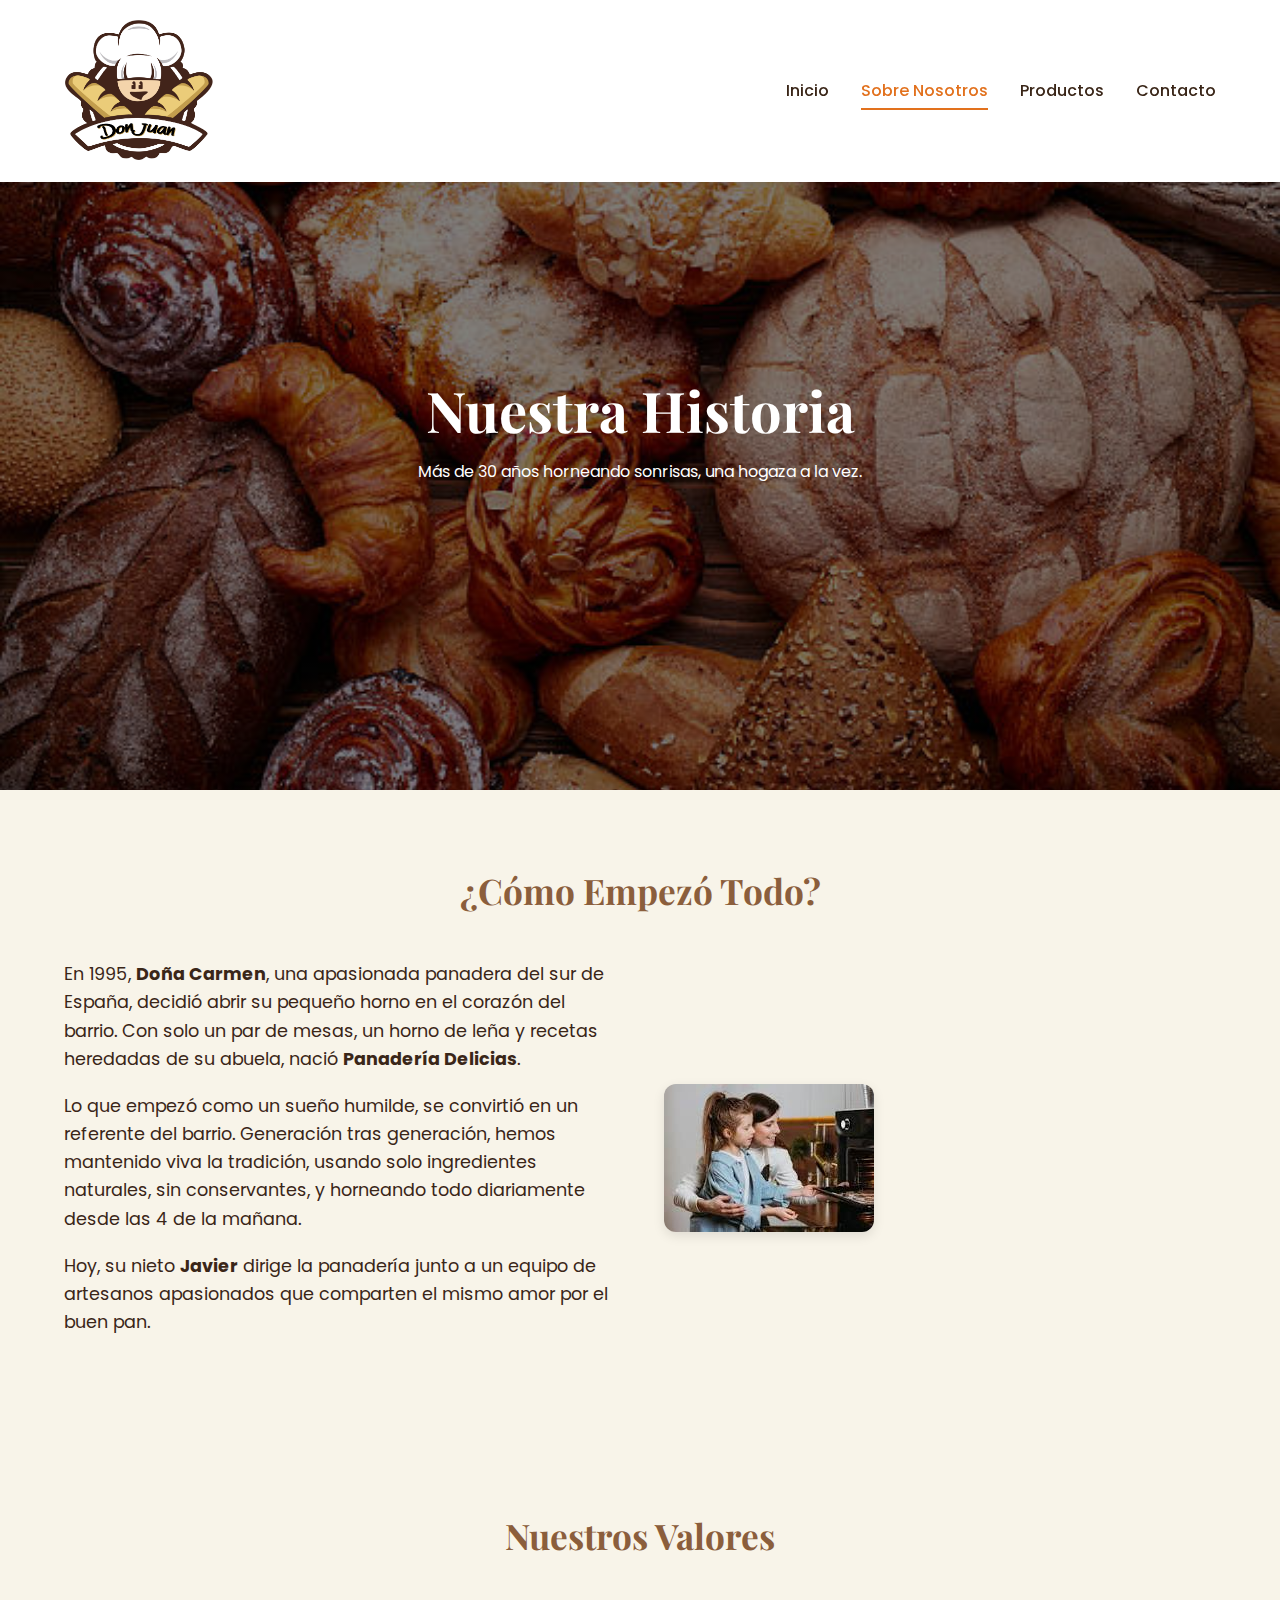
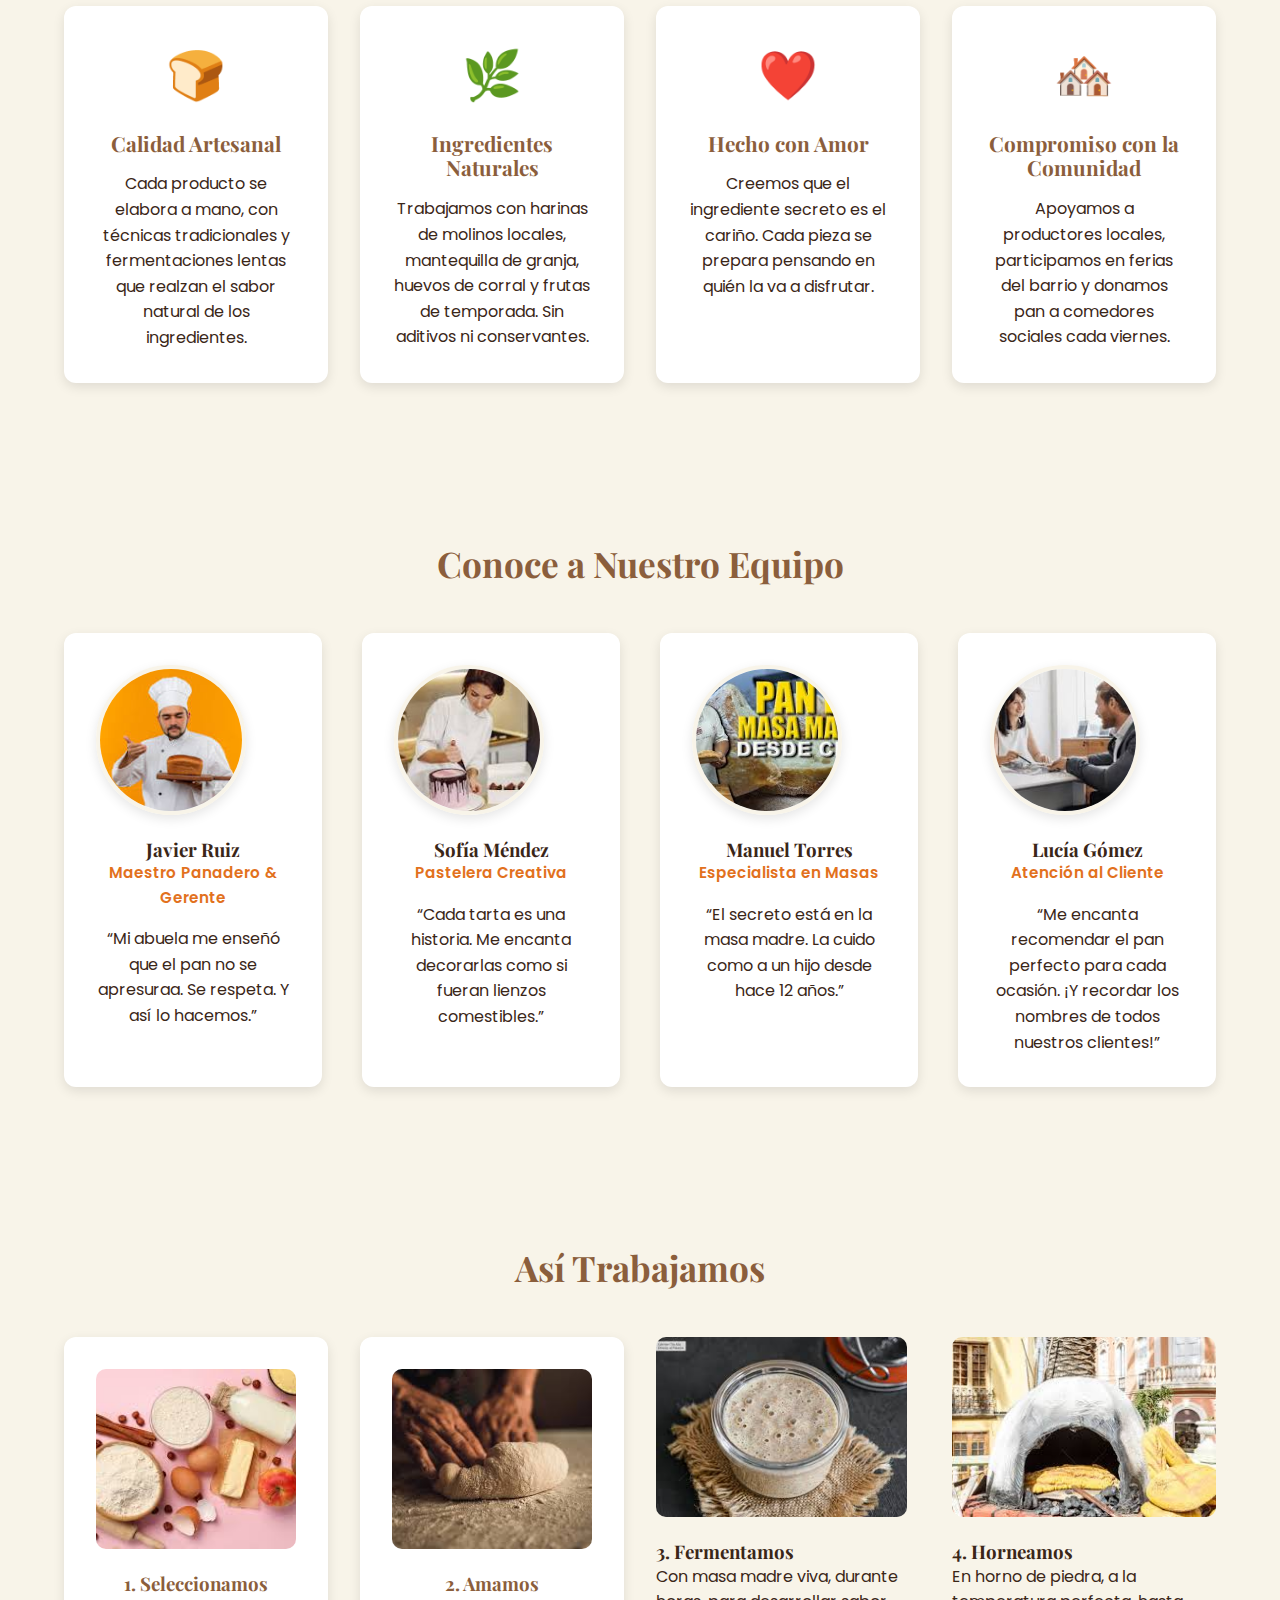
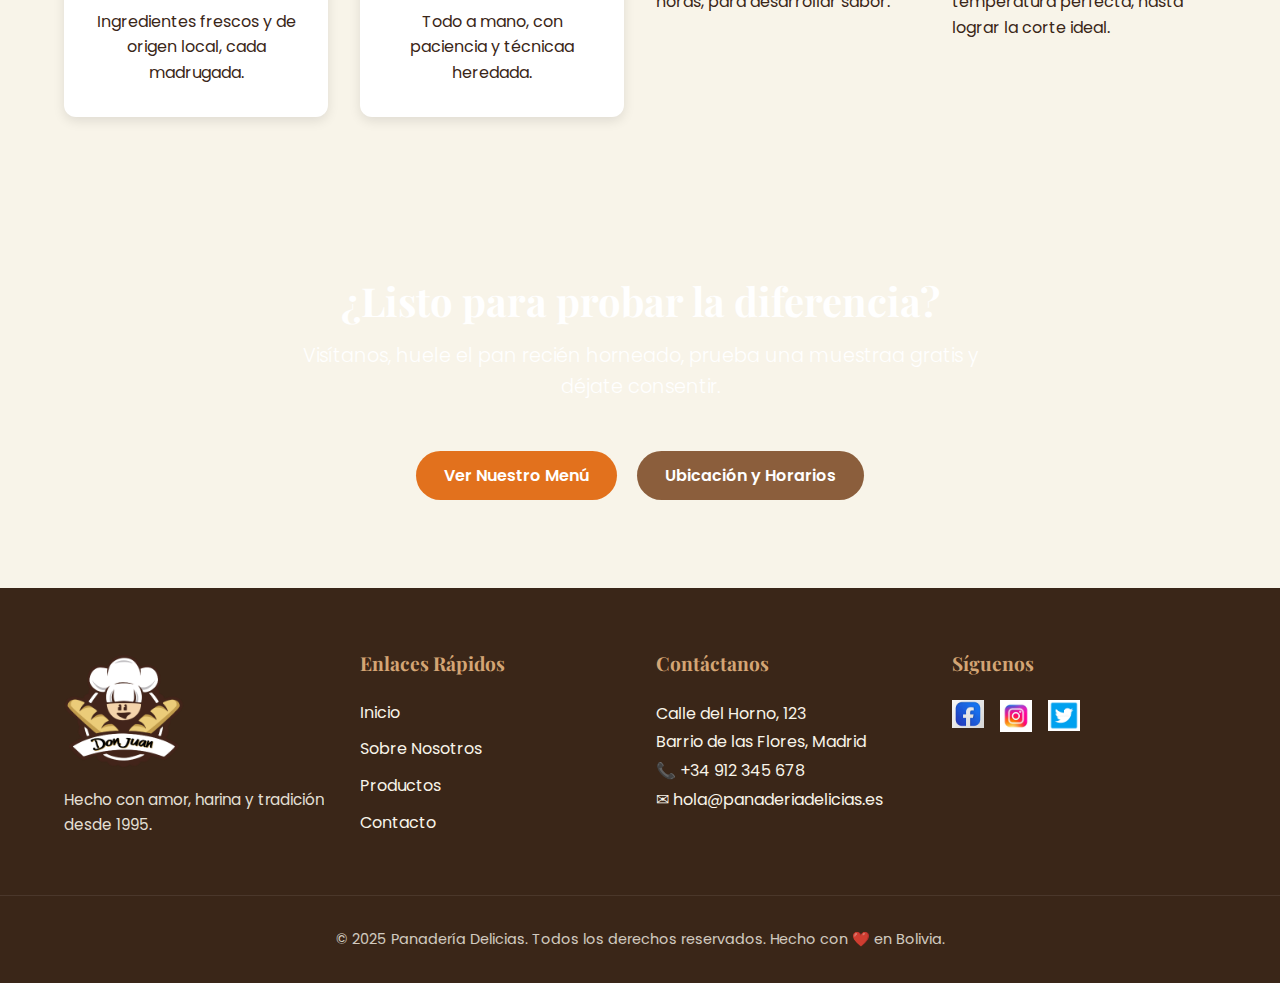
<file: about.html>
<!doctype html>
<html lang="es">
<head>
    <meta charset="UTF-8">
    <meta name="Viewport" content="width=device-width, initial-scale=1.0">
    <title>Sobre Nosotros | Panadería Delicias</title>
    <meta name="description" content="Conoce la historia, los valores y el equipo detrás de Panadería Delicias. Tradición, calidad y amor en cada producto.">
    <link rel="stylesheet" href="css/styles.css">
    <link href="https://fonts.googleapis.com/css2?family=Playfair+Display:wght@400;700&family=Poppins:wght@300;400;500;600&display=swap" rel="stylesheet">
    <link rel="icon" href="favicon.ico" type="image/x-icon">
</head>
<body>
    <!-- Header -->
    <header class="header">
        <div class="container header-container">
            <a href="index.html" class="logo">
                <img src="img/logo don juan.png" alt="Logo Panadería Delicias" width="150" height="60">
            </a>
            <nav class="nav">
                <ul class="nav-list">
                    <li><a href="index.html" class="nav-link">Inicio</a></li>
                    <li><a href="about.html" class="nav-link active">Sobre Nosotros</a></li>
                    <li><a href="products.html" class="nav-link">Productos</a></li>
                    <li><a href="contact.html" class="nav-link">Contacto</a></li>
                </ul>
                <button class="menu-toggle" aria-label="Toggle navigation menu">
                    <span class="hamburger"></span>
                </button>
            </nav>
        </div>
    </header>

    <!-- Hero -->
    <section class="hero hero-about">
        <div class="hero-overlay"></div>
        <div class="container hero-content">
            <h1 class="hero-title">Nuestra Historia</h1>
            <p class="hero-subitle">Más de 30 años horneando sonrisas, una hogaza a la vez.</p>
        </div>
    </section>

    <!-- Story -->
    <section class="section-padding">
        <div class="container">
            <h2 class="section-title">¿Cómo Empezó Todo?</h2>
            <div class="story-grid">
                <div class="story-text">
                    <p>En 1995, <strong>Doña Carmen</strong>, una apasionada panadera del sur de España, decidió abrir su pequeño horno en el corazón del barrio. Con solo un par de mesas, un horno de leña y recetas heredadas de su abuela, nació <strong>Panadería Delicias</strong>.</p>
                    <p>Lo que empezó como un sueño humilde, se convirtió en un referente del barrio. Generación tras generación, hemos mantenido viva la tradición, usando solo ingredientes naturales, sin conservantes, y horneando todo diariamente desde las 4 de la mañana.</p>
                    <p>Hoy, su nieto <strong>Javier</strong> dirige la panadería junto a un equipo de artesanos apasionados que comparten el mismo amor por el buen pan.</p>
                </div>
                <div class="story-image">
                    <img src="img/familia trabajando en el horno.jpg" alt="Familia trabajando en el horno" class="img-shadow">
                </div>
            </div>
        </div>
    </section>

    <!-- Values -->
    <section class="section-padding bg-cream">
        <div class="container">
            <h2 class="section-title">Nuestros Valores</h2>
            <div class="values-grid">
                <div class="value-card">
                    <div class="value-icon">🍞</div>
                    <h3>Calidad Artesanal</h3>
                    <p>Cada producto se elabora a mano, con técnicas tradicionales y fermentaciones lentas que realzan el sabor natural de los ingredientes.</p>
                </div>
                <div class="value-card">
                    <div class="value-icon">🌿</div>
                    <h3>Ingredientes Naturales</h3>
                    <p>Trabajamos con harinas de molinos locales, mantequilla de granja, huevos de corral y frutas de temporada. Sin aditivos ni conservantes.</p>
                </div>
                <div class="value-card">
                    <div class="value-icon">❤️</div>
                    <h3>Hecho con Amor</h3>
                    <p>Creemos que el ingrediente secreto es el cariño. Cada pieza se prepara pensando en quién la va a disfrutar.</p>
                </div>
                <div class="value-card">
                    <div class="value-icon">🏘️</div>
                    <h3>Compromiso con la Comunidad</h3>
                    <p>Apoyamos a productores locales, participamos en ferias del barrio y donamos pan a comedores sociales cada viernes.</p>
                </div>
            </div>
        </div>
    </section>

    <!-- Team -->
    <section class="section-padding">
        <div class="container">
            <h2 class="section-title">Conoce a Nuestro Equipo</h2>
            <div class="team-grid">
                <div class="team-member">
                    <img src="img/maestro panadero.jpg" alt="Javier, Maestro Panadero" class="team-img img-shadow">
                    <h3>Javier Ruiz</h3>
                    <p class="team-role">Maestro Panadero & Gerente</p>
                    <p>“Mi abuela me enseñó que el pan no se apresuraa. Se respeta. Y así lo hacemos.”</p>
                </div>
                <div class="team-member">
                    <img src="img/pastelera creativa.jpg" alt="Sofía, Pastelera Creativa" class="team-img img-shadow">
                    <h3>Sofía Méndez</h3>
                    <p class="team-role">Pastelera Creativa</p>
                    <p>“Cada tarta es una historia. Me encanta decorarlas como si fueran lienzos comestibles.”</p>
                </div>
                <div class="team-member">
                    <img src="img/especialista en masas.jpg" alt="Manuel, Especialista en Masas" class="team-img img-shadow">
                    <h3>Manuel Torres</h3>
                    <p class="team-role">Especialista en Masas</p>
                    <p>“El secreto está en la masa madre. La cuido como a un hijo desde hace 12 años.”</p>
                </div>
                <div class="team-member">
                    <img src="img/imagen de atencion al cliente.jpg" alt="Lucía, Atención al Cliente" class="team-img img-shadow">
                    <h3>Lucía Gómez</h3>
                    <p class="team-role">Atención al Cliente</p>
                    <p>“Me encanta recomendar el pan perfecto para cada ocasión. ¡Y recordar los nombres de todos nuestros clientes!”</p>
                </div>
            </div>
        </div>
    </section>

    <!-- Process -->
    <section class="section-padding bg-cream">
        <div class="container">
            <h2 class="section-title">Así Trabajamos</h2>
            <div class="process-grid">
                <div class="process-step">
                    <img src="img/ingredientes frescos de origen local.jpg" alt="Selección de ingredientes" class="process-img">
                    <h3>1. Seleccionamos</h3>
                    <p>Ingredientes frescos y de origen local, cada madrugada.</p>
                </div>
                <div class="process-step">
                    <img src="img/todo a mano, con paciencia.jpg" alt="Amasado manual" class="process-img">
                    <h3>2. Amamos</h3>
                    <p>Todo a mano, con paciencia y técnicaa heredada.</p>
                </div>
                <div class="processstep">
                    <img src="img/fermentos para masa madre.jpg" alt="Fermentación lenta" class="process-img">
                    <h3>3. Fermentamos</h3>
                    <p>Con masa madre viva, durante horas, para desarrollar sabor.</p>
                </div>
                <div class="process step">
                    <img src="img/horno de piedra.jpg" alt="Horneado en piedra" class="process-img">
                    <h3>4. Horneamos</h3>
                    <p>En horno de piedra, a la temperatura perfecta, hasta lograr la corte ideal.</p>
                </div>
            </div>
        </div>
    </section>

    <!-- CTA -->
    <section class="cta-section">
        <div class="container cta-container">
            <h2>¿Listo para probar la diferencia?</h2>
            <p>Visítanos, huele el pan recién horneado, prueba una muestraa gratis y déjate consentir.</p>
            <a href="products.html" class="btn btn-primary">Ver Nuestro Menú</a>
            <a href="contact.html" class="btn btn-secondary">Ubicación y Horarios</a>
        </div>
    </section>

    <!-- Footer -->
    <footer class="footer">
        <div class="container footer-container">
            <div class="footer-logo">
                <img src="img/logo don juan.png" alt="Logo PanaderíaDelicias" width="120" height="50">
                <p>Hecho con amor, harina y tradición desde 1995.</p>
            </div>
            <div class="footer-links">
                <h4>Enlaces Rápidos</h4>
                <ul>
                    <li><a href="index.html">Inicio</a></li>
                    <li><a href="about.html">Sobre Nosotros</a></li>
                    <li><a href="products.html">Productos</a></li>
                    <li><a href="contact.html">Contacto</a></li>
                </ul>
            </div>
            <div class="footer-contact">
                <h4>Contáctanos</h4>
                <address>
                    Calle del Horno, 123<br>
                    Barrio de las Flores, Madrid<br>
                    📞 +34 912 345 678<br>
                    ✉ hola@panaderiadelicias.es
                </address>
            </div>
            <div class="footer-social">
                <h4>Síguenos</h4>
                <div class="social-icons">
</html><a href="#" aria-label="Facebook"><img src="img/facebook.jpg" alt="Facebook"></a>
                    <a href="#" aria-label="Instagram"><img src="img/instagram.jpg" alt="Instagram"></a>
                    <a href="#" aria-label="Twitter"><img src="img/twiter.png" alt="Twitter"></a>
                </div>
            </div>
        </div>
        <div class="footer-bottom">
            <p>&copy; 2025 Panadería Delicias. Todos los derechos reservados. Hecho con ❤️ en Bolivia.</p>
        </div>
    </footer>

    <script src="main.js"></script>
</body>
</html>
</file>
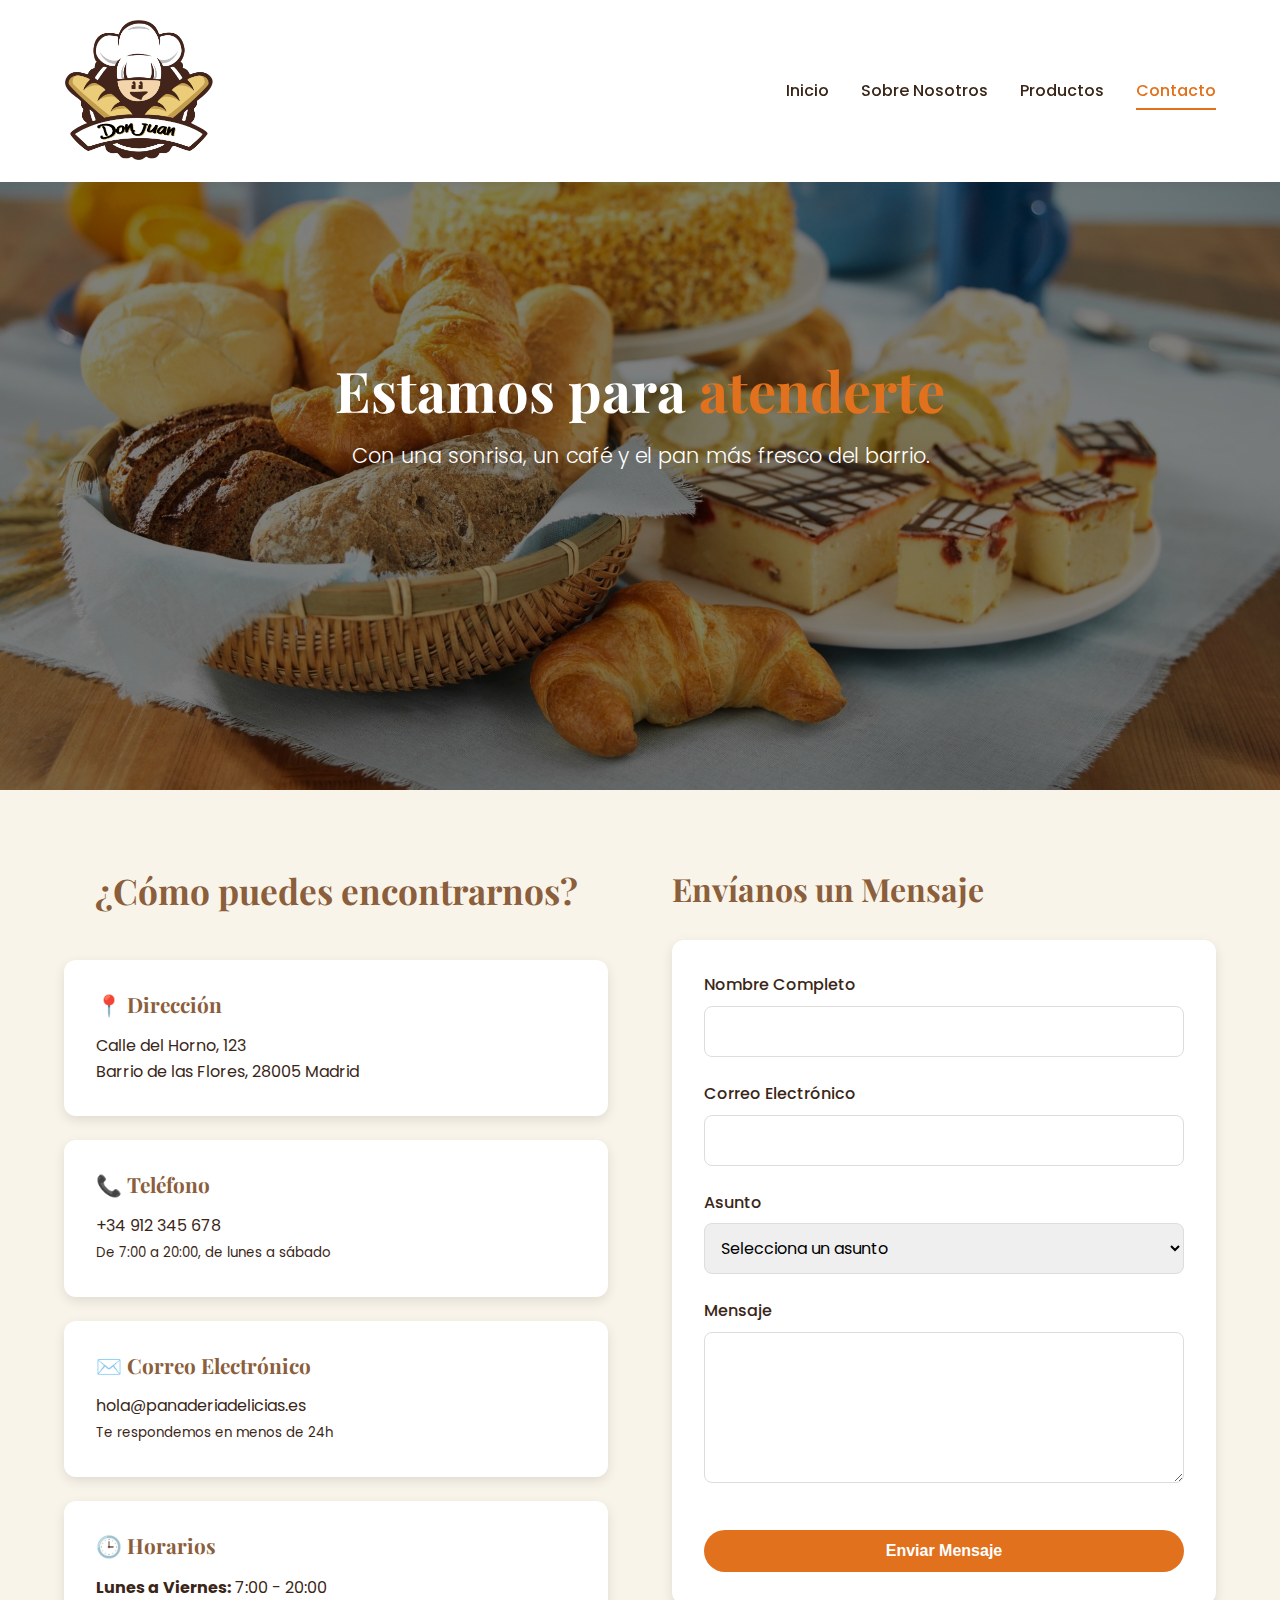
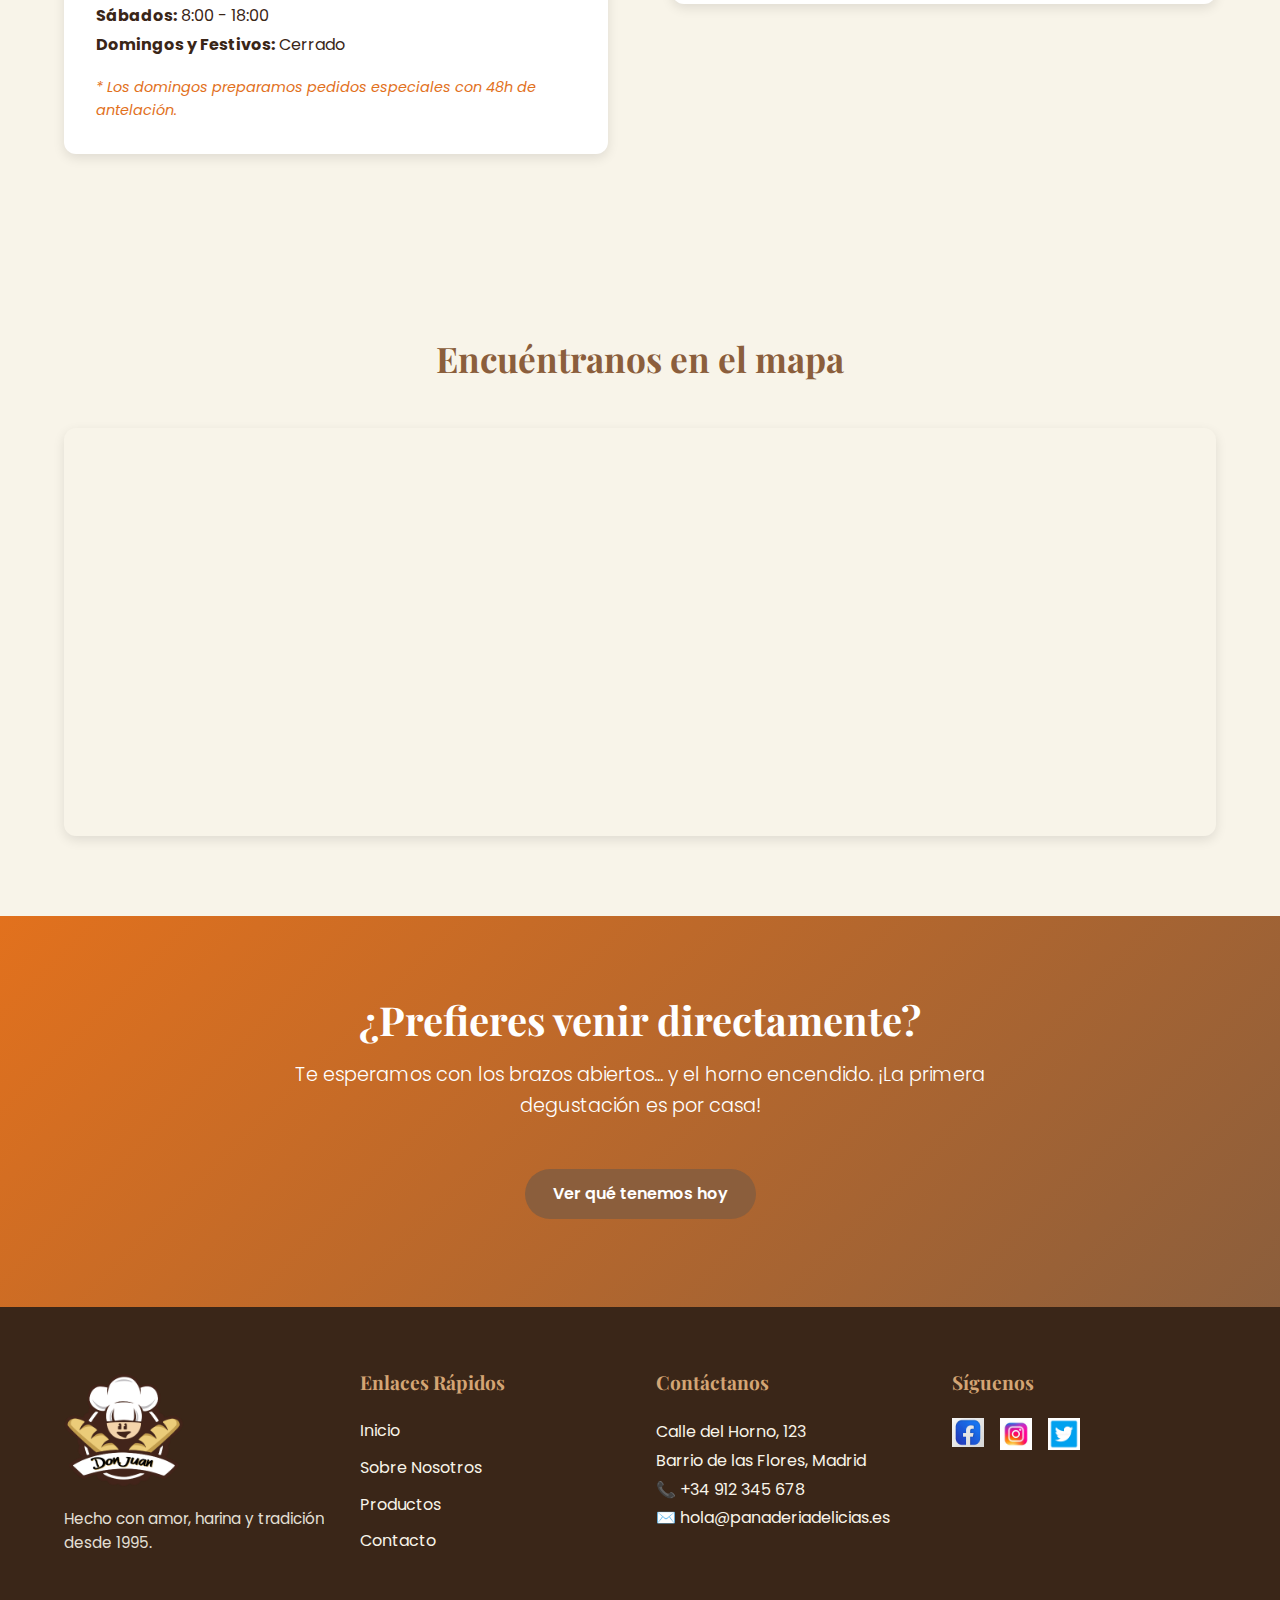
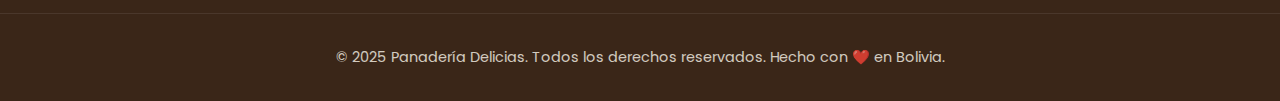
<file: contact.html>
<!DOCTYPE html>
<html lang="es">
<head>
    <meta charset="UTF-8">
    <meta name="viewport" content="width=device-width, initial-scale=1.0">
    <title>Contacto | Panadería Delicias</title>
    <meta name="description" content="Visítanos, escríbenos o llámanos. Estamos para atenderte con una sonrisa y el mejor pan recién horneado.">
    <link rel="stylesheet" href="css/styles.css">
    <link href="https://fonts.googleapis.com/css2?family=Playfair+Display:wght@400;700&family=Poppins:wght@300;400;500;600&display=swap" rel="stylesheet">
    <link rel="icon" href="favicon.ico" type="image/x-icon">
</head>
<body>
    <!-- Header -->
    <header class="header">
        <div class="container header-container">
            <a href="index.html" class="logo">
                <img src="img/logo don juan.png" alt="Logo Panadería Delicias" width="150" height="60">
            </a>
            <nav class="nav">
                <ul class="nav-list">
                    <li><a href="index.html" class="nav-link">Inicio</a></li>
                    <li><a href="about.html" class="nav-link">Sobre Nosotros</a></li>
                    <li><a href="products.html" class="nav-link">Productos</a></li>
                    <li><a href="contact.html" class="nav-link active">Contacto</a></li>
                </ul>
                <button class="menu-toggle" aria-label="Toggle navigation menu">
                    <span class="hamburger"></span>
                </button>
            </nav>
        </div>
    </header>

    <!-- Hero -->
    <section class="hero hero-contact">
        <div class="hero-overlay"></div>
        <div class="container hero-content">
            <h1 class="hero-title">Estamos para <span>atenderte</span></h1>
            <p class="hero-subtitle">Con una sonrisa, un café y el pan más fresco del barrio.</p>
        </div>
    </section>

    <!-- Contact Info + Form -->
    <section class="section-padding">
        <div class="container contact-container">
            <div class="contact-info">
                <h2 class="section-title">¿Cómo puedes encontrarnos?</h2>

                <div class="info-card">
                    <h3>📍 Dirección</h3>
                    <p>Calle del Horno, 123<br>Barrio de las Flores, 28005 Madrid</p>
                </div>

                <div class="info-card">
                    <h3>📞 Teléfono</h3>
                    <p>+34 912 345 678<br><small>De 7:00 a 20:00, de lunes a sábado</small></p>
                </div>

                <div class="info-card">
                    <h3>✉️ Correo Electrónico</h3>
                    <p>hola@panaderiadelicias.es<br><small>Te respondemos en menos de 24h</small></p>
                </div>

                <div class="info-card">
                    <h3>🕒 Horarios</h3>
                    <ul class="schedule-list">
                        <li><strong>Lunes a Viernes:</strong> 7:00 - 20:00</li>
                        <li><strong>Sábados:</strong> 8:00 - 18:00</li>
                        <li><strong>Domingos y Festivos:</strong> Cerrado</li>
                    </ul>
                    <p class="note"><em>* Los domingos preparamos pedidos especiales con 48h de antelación.</em></p>
                </div>
            </div>

            <div class="contact-form">
                <h2>Envíanos un Mensaje</h2>
                <form id="contactForm" class="form">
                    <div class="form-group">
                        <label for="name">Nombre Completo</label>
                        <input type="text" id="name" name="name" required>
                    </div>
                    <div class="form-group">
                        <label for="email">Correo Electrónico</label>
                        <input type="email" id="email" name="email" required>
                    </div>
                    <div class="form-group">
                        <label for="subject">Asunto</label>
                        <select id="subject" name="subject" required>
                            <option value="" disabled selected>Selecciona un asunto</option>
                            <option value="pedido">Pedido de productos</option>
                            <option value="evento">Evento o celebración</option>
                            <option value="sugerencia">Sugerencia o queja</option>
                            <option value="general">Consulta general</option>
                        </select>
                    </div>
                    <div class="form-group">
                        <label for="message">Mensaje</label>
                        <textarea id="message" name="message" rows="5" required></textarea>
                    </div>
                    <button type="submit" class="btn btn-primary">Enviar Mensaje</button>
                </form>
            </div>
        </div>
    </section>

    <!-- Map -->
    <section class="section-padding bg-cream">
        <div class="container">
            <h2 class="section-title">Encuéntranos en el mapa</h2>
            <div class="map-container">
                <iframe
                    src="https://www.google.com/maps/embed?pb=!1m18!1m12!1m3!1d3037.347737093326!2d-3.707562924733624!3d40.41778897139795!2m3!1f0!2f0!3f0!3m2!1i1024!2i768!4f13.1!3m3!1m2!1s0xd42289d5b0d5b07%3A0x3d6e8b9d7c8e8b9d!2sCalle%20del%20Horno%2C%20123%2C%20Madrid!5e0!3m2!1ses!2ses!4v1710000000000!5m2!1ses!2ses"
                    width="100%"
                    height="400"
                    style="border:0; border-radius: 12px;"
                    allowfullscreen=""
                    loading="lazy"
                    referrerpolicy="no-referrer-when-downgrade"
                    title="Ubicación de Panadería Delicias">
                </iframe>
            </div>
        </div>
    </section>

    <!-- CTA Final -->
    <section class="cta-section cta-contact">
        <div class="container cta-container">
            <h2>¿Prefieres venir directamente?</h2>
            <p>Te esperamos con los brazos abiertos... y el horno encendido. ¡La primera degustación es por casa!</p>
            <a href="products.html" class="btn btn-secondary">Ver qué tenemos hoy</a>
        </div>
    </section>

    <!-- Footer -->
    <footer class="footer">
        <div class="container footer-container">
            <div class="footer-logo">
                <img src="img/logo don juan.png" alt="Logo Panadería Delicias" width="120" height="50">
                <p>Hecho con amor, harina y tradición desde 1995.</p>
            </div>
            <div class="footer-links">
                <h4>Enlaces Rápidos</h4>
                <ul>
                    <li><a href="index.html">Inicio</a></li>
                    <li><a href="about.html">Sobre Nosotros</a></li>
                    <li><a href="products.html">Productos</a></li>
                    <li><a href="contact.html">Contacto</a></li>
                </ul>
            </div>
            <div class="footer-contact">
                <h4>Contáctanos</h4>
                <address>
                    Calle del Horno, 123<br>
                    Barrio de las Flores, Madrid<br>
                    📞 +34 912 345 678<br>
                    ✉️ hola@panaderiadelicias.es
                </address>
            </div>
            <div class="footer-social">
                <h4>Síguenos</h4>
                <div class="social-icons">
                  <a href="#" aria-label="Facebook"><img src="img/facebook.jpg" alt="Facebook"></a>
                    <a href="#" aria-label="Instagram"><img src="img/instagram.jpg" alt="Instagram"></a>
                    <a href="#" aria-label="Twitter"><img src="img/twiter.png" alt="Twitter"></a>
                </div>
            </div>
        </div>
        <div class="footer-bottom">
            <p>&copy; 2025 Panadería Delicias. Todos los derechos reservados. Hecho con ❤️ en Bolivia.</p>
        </div>
    </footer>

    <script src="main.js"></script>
</body>
</html>
</file>
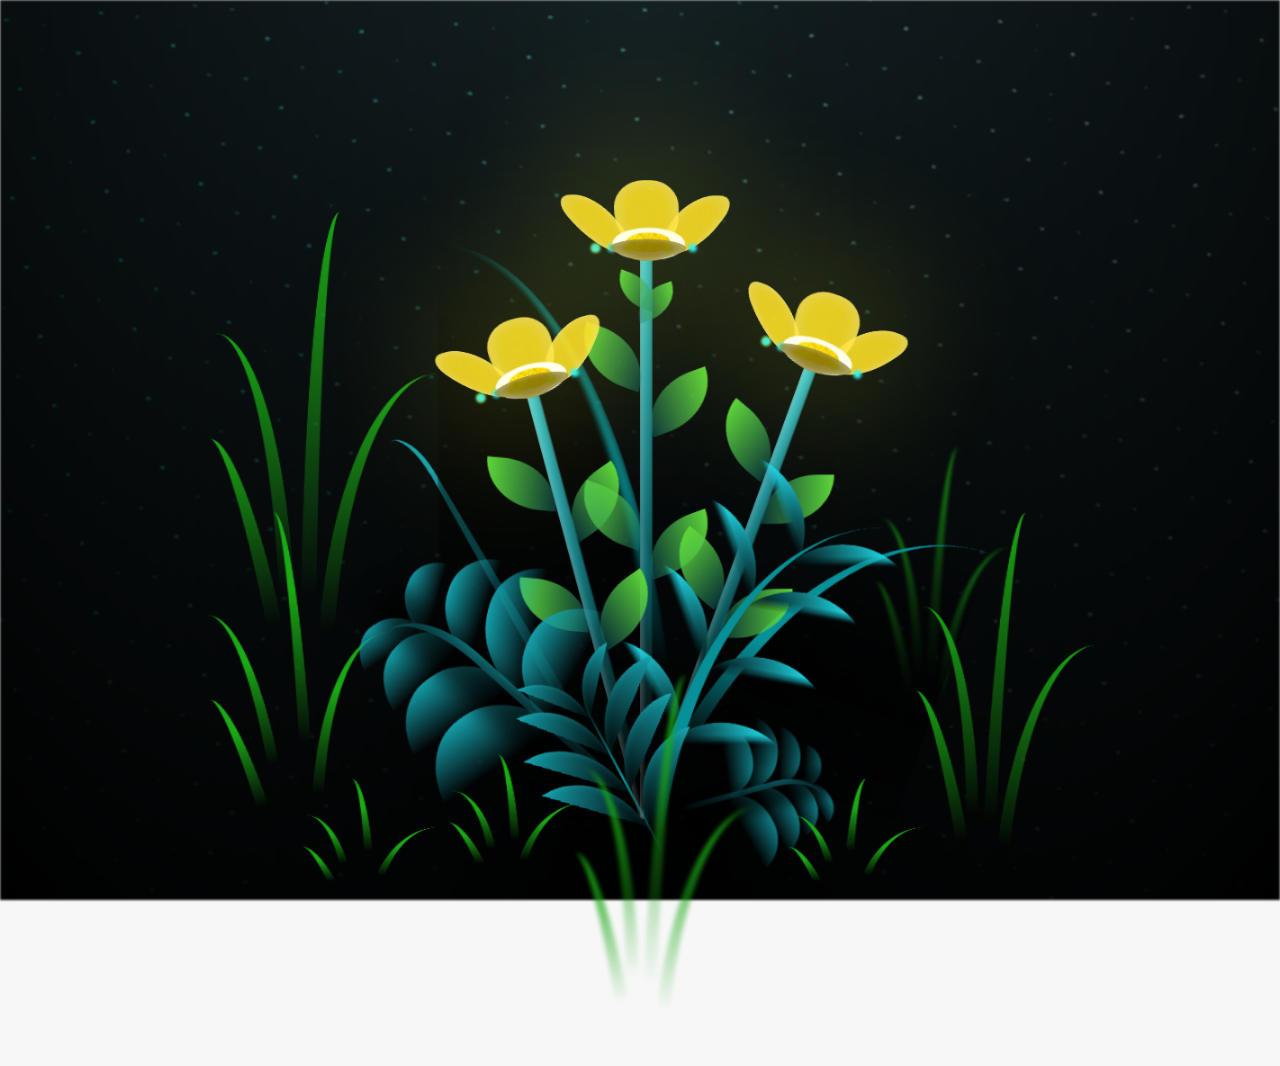
<file: flower.html>
<!DOCTYPE html>
<html lang="es">
  <head>
    <meta charset="UTF-8" />
    <meta http-equiv="X-UA-Compatible" content="IE=edge" />
    <meta name="viewport" content="width=device-width, initial-scale=1.0" />
    <link rel="stylesheet" href="css/main.css" />
    <link rel="icon" href="img/flowers.png" type="image/x-icon" />
    <title>Flower</title>
  </head>
  <body class="container">
    <audio src="sound/ChristianBasso&HaienQiu-Flowers.mp3" autoplay></audio>
    <div id="lyrics">
     
    </div>
    <h1 class="titulo">Estas flores amarillas son un reflejo de la alegría que traes a mi vida. <br> <br>
      Gracias por iluminar mis días con tu presencia.</h1>
  
    <div class="night"></div>
    <div class="flowers">
      <div class="flower flower--1">
        <div class="flower__leafs flower__leafs--1">
          <div class="flower__leaf flower__leaf--1"></div>
          <div class="flower__leaf flower__leaf--2"></div>
          <div class="flower__leaf flower__leaf--3"></div>
          <div class="flower__leaf flower__leaf--4"></div>
          <div class="flower__white-circle"></div>

          <div class="flower__light flower__light--1"></div>
          <div class="flower__light flower__light--2"></div>
          <div class="flower__light flower__light--3"></div>
          <div class="flower__light flower__light--4"></div>
          <div class="flower__light flower__light--5"></div>
          <div class="flower__light flower__light--6"></div>
          <div class="flower__light flower__light--7"></div>
          <div class="flower__light flower__light--8"></div>
        </div>
        <div class="flower__line">
          <div class="flower__line__leaf flower__line__leaf--1"></div>
          <div class="flower__line__leaf flower__line__leaf--2"></div>
          <div class="flower__line__leaf flower__line__leaf--3"></div>
          <div class="flower__line__leaf flower__line__leaf--4"></div>
          <div class="flower__line__leaf flower__line__leaf--5"></div>
          <div class="flower__line__leaf flower__line__leaf--6"></div>
        </div>
      </div>

      <div class="flower flower--2">
        <div class="flower__leafs flower__leafs--2">
          <div class="flower__leaf flower__leaf--1"></div>
          <div class="flower__leaf flower__leaf--2"></div>
          <div class="flower__leaf flower__leaf--3"></div>
          <div class="flower__leaf flower__leaf--4"></div>
          <div class="flower__white-circle"></div>

          <div class="flower__light flower__light--1"></div>
          <div class="flower__light flower__light--2"></div>
          <div class="flower__light flower__light--3"></div>
          <div class="flower__light flower__light--4"></div>
          <div class="flower__light flower__light--5"></div>
          <div class="flower__light flower__light--6"></div>
          <div class="flower__light flower__light--7"></div>
          <div class="flower__light flower__light--8"></div>
        </div>
        <div class="flower__line">
          <div class="flower__line__leaf flower__line__leaf--1"></div>
          <div class="flower__line__leaf flower__line__leaf--2"></div>
          <div class="flower__line__leaf flower__line__leaf--3"></div>
          <div class="flower__line__leaf flower__line__leaf--4"></div>
        </div>
      </div>

      <div class="flower flower--3">
        <div class="flower__leafs flower__leafs--3">
          <div class="flower__leaf flower__leaf--1"></div>
          <div class="flower__leaf flower__leaf--2"></div>
          <div class="flower__leaf flower__leaf--3"></div>
          <div class="flower__leaf flower__leaf--4"></div>
          <div class="flower__white-circle"></div>

          <div class="flower__light flower__light--1"></div>
          <div class="flower__light flower__light--2"></div>
          <div class="flower__light flower__light--3"></div>
          <div class="flower__light flower__light--4"></div>
          <div class="flower__light flower__light--5"></div>
          <div class="flower__light flower__light--6"></div>
          <div class="flower__light flower__light--7"></div>
          <div class="flower__light flower__light--8"></div>
        </div>
        <div class="flower__line">
          <div class="flower__line__leaf flower__line__leaf--1"></div>
          <div class="flower__line__leaf flower__line__leaf--2"></div>
          <div class="flower__line__leaf flower__line__leaf--3"></div>
          <div class="flower__line__leaf flower__line__leaf--4"></div>
        </div>
      </div>

      <div class="grow-ans" style="--d: 1.2s">
        <div class="flower__g-long">
          <div class="flower__g-long__top"></div>
          <div class="flower__g-long__bottom"></div>
        </div>
      </div>

      <div class="growing-grass">
        <div class="flower__grass flower__grass--1">
          <div class="flower__grass--top"></div>
          <div class="flower__grass--bottom"></div>
          <div class="flower__grass__leaf flower__grass__leaf--1"></div>
          <div class="flower__grass__leaf flower__grass__leaf--2"></div>
          <div class="flower__grass__leaf flower__grass__leaf--3"></div>
          <div class="flower__grass__leaf flower__grass__leaf--4"></div>
          <div class="flower__grass__leaf flower__grass__leaf--5"></div>
          <div class="flower__grass__leaf flower__grass__leaf--6"></div>
          <div class="flower__grass__leaf flower__grass__leaf--7"></div>
          <div class="flower__grass__leaf flower__grass__leaf--8"></div>
          <div class="flower__grass__overlay"></div>
        </div>
      </div>

      <div class="growing-grass">
        <div class="flower__grass flower__grass--2">
          <div class="flower__grass--top"></div>
          <div class="flower__grass--bottom"></div>
          <div class="flower__grass__leaf flower__grass__leaf--1"></div>
          <div class="flower__grass__leaf flower__grass__leaf--2"></div>
          <div class="flower__grass__leaf flower__grass__leaf--3"></div>
          <div class="flower__grass__leaf flower__grass__leaf--4"></div>
          <div class="flower__grass__leaf flower__grass__leaf--5"></div>
          <div class="flower__grass__leaf flower__grass__leaf--6"></div>
          <div class="flower__grass__leaf flower__grass__leaf--7"></div>
          <div class="flower__grass__leaf flower__grass__leaf--8"></div>
          <div class="flower__grass__overlay"></div>
        </div>
      </div>

      <div class="grow-ans" style="--d: 2.4s">
        <div class="flower__g-right flower__g-right--1">
          <div class="leaf"></div>
        </div>
      </div>

      <div class="grow-ans" style="--d: 2.8s">
        <div class="flower__g-right flower__g-right--2">
          <div class="leaf"></div>
        </div>
      </div>

      <div class="grow-ans" style="--d: 2.8s">
        <div class="flower__g-front">
          <div
            class="flower__g-front__leaf-wrapper flower__g-front__leaf-wrapper--1"
          >
            <div class="flower__g-front__leaf"></div>
          </div>
          <div
            class="flower__g-front__leaf-wrapper flower__g-front__leaf-wrapper--2"
          >
            <div class="flower__g-front__leaf"></div>
          </div>
          <div
            class="flower__g-front__leaf-wrapper flower__g-front__leaf-wrapper--3"
          >
            <div class="flower__g-front__leaf"></div>
          </div>
          <div
            class="flower__g-front__leaf-wrapper flower__g-front__leaf-wrapper--4"
          >
            <div class="flower__g-front__leaf"></div>
          </div>
          <div
            class="flower__g-front__leaf-wrapper flower__g-front__leaf-wrapper--5"
          >
            <div class="flower__g-front__leaf"></div>
          </div>
          <div
            class="flower__g-front__leaf-wrapper flower__g-front__leaf-wrapper--6"
          >
            <div class="flower__g-front__leaf"></div>
          </div>
          <div
            class="flower__g-front__leaf-wrapper flower__g-front__leaf-wrapper--7"
          >
            <div class="flower__g-front__leaf"></div>
          </div>
          <div
            class="flower__g-front__leaf-wrapper flower__g-front__leaf-wrapper--8"
          >
            <div class="flower__g-front__leaf"></div>
          </div>
          <div class="flower__g-front__line"></div>
        </div>
      </div>

      <div class="grow-ans" style="--d: 3.2s">
        <div class="flower__g-fr">
          <div class="leaf"></div>
          <div class="flower__g-fr__leaf flower__g-fr__leaf--1"></div>
          <div class="flower__g-fr__leaf flower__g-fr__leaf--2"></div>
          <div class="flower__g-fr__leaf flower__g-fr__leaf--3"></div>
          <div class="flower__g-fr__leaf flower__g-fr__leaf--4"></div>
          <div class="flower__g-fr__leaf flower__g-fr__leaf--5"></div>
          <div class="flower__g-fr__leaf flower__g-fr__leaf--6"></div>
          <div class="flower__g-fr__leaf flower__g-fr__leaf--7"></div>
          <div class="flower__g-fr__leaf flower__g-fr__leaf--8"></div>
        </div>
      </div>

      <div class="long-g long-g--0">
        <div class="grow-ans" style="--d: 3s">
          <div class="leaf leaf--0"></div>
        </div>
        <div class="grow-ans" style="--d: 2.2s">
          <div class="leaf leaf--1"></div>
        </div>
        <div class="grow-ans" style="--d: 3.4s">
          <div class="leaf leaf--2"></div>
        </div>
        <div class="grow-ans" style="--d: 3.6s">
          <div class="leaf leaf--3"></div>
        </div>
      </div>

      <div class="long-g long-g--1">
        <div class="grow-ans" style="--d: 3.6s">
          <div class="leaf leaf--0"></div>
        </div>
        <div class="grow-ans" style="--d: 3.8s">
          <div class="leaf leaf--1"></div>
        </div>
        <div class="grow-ans" style="--d: 4s">
          <div class="leaf leaf--2"></div>
        </div>
        <div class="grow-ans" style="--d: 4.2s">
          <div class="leaf leaf--3"></div>
        </div>
      </div>

      <div class="long-g long-g--2">
        <div class="grow-ans" style="--d: 4s">
          <div class="leaf leaf--0"></div>
        </div>
        <div class="grow-ans" style="--d: 4.2s">
          <div class="leaf leaf--1"></div>
        </div>
        <div class="grow-ans" style="--d: 4.4s">
          <div class="leaf leaf--2"></div>
        </div>
        <div class="grow-ans" style="--d: 4.6s">
          <div class="leaf leaf--3"></div>
        </div>
      </div>

      <div class="long-g long-g--3">
        <div class="grow-ans" style="--d: 4s">
          <div class="leaf leaf--0"></div>
        </div>
        <div class="grow-ans" style="--d: 4.2s">
          <div class="leaf leaf--1"></div>
        </div>
        <div class="grow-ans" style="--d: 3s">
          <div class="leaf leaf--2"></div>
        </div>
        <div class="grow-ans" style="--d: 3.6s">
          <div class="leaf leaf--3"></div>
        </div>
      </div>

      <div class="long-g long-g--4">
        <div class="grow-ans" style="--d: 4s">
          <div class="leaf leaf--0"></div>
        </div>
        <div class="grow-ans" style="--d: 4.2s">
          <div class="leaf leaf--1"></div>
        </div>
        <div class="grow-ans" style="--d: 3s">
          <div class="leaf leaf--2"></div>
        </div>
        <div class="grow-ans" style="--d: 3.6s">
          <div class="leaf leaf--3"></div>
        </div>
      </div>

      <div class="long-g long-g--5">
        <div class="grow-ans" style="--d: 4s">
          <div class="leaf leaf--0"></div>
        </div>
        <div class="grow-ans" style="--d: 4.2s">
          <div class="leaf leaf--1"></div>
        </div>
        <div class="grow-ans" style="--d: 3s">
          <div class="leaf leaf--2"></div>
        </div>
        <div class="grow-ans" style="--d: 3.6s">
          <div class="leaf leaf--3"></div>
        </div>
      </div>

      <div class="long-g long-g--6">
        <div class="grow-ans" style="--d: 4.2s">
          <div class="leaf leaf--0"></div>
        </div>
        <div class="grow-ans" style="--d: 4.4s">
          <div class="leaf leaf--1"></div>
        </div>
        <div class="grow-ans" style="--d: 4.6s">
          <div class="leaf leaf--2"></div>
        </div>
        <div class="grow-ans" style="--d: 4.8s">
          <div class="leaf leaf--3"></div>
        </div>
      </div>

      <div class="long-g long-g--7">
        <div class="grow-ans" style="--d: 3s">
          <div class="leaf leaf--0"></div>
        </div>
        <div class="grow-ans" style="--d: 3.2s">
          <div class="leaf leaf--1"></div>
        </div>
        <div class="grow-ans" style="--d: 3.5s">
          <div class="leaf leaf--2"></div>
        </div>
        <div class="grow-ans" style="--d: 3.6s">
          <div class="leaf leaf--3"></div>
        </div>
      </div>
    </div>
    <script src="anim.js"></script>
    <script src="main.js"></script>
  </body>
</html>
</file>
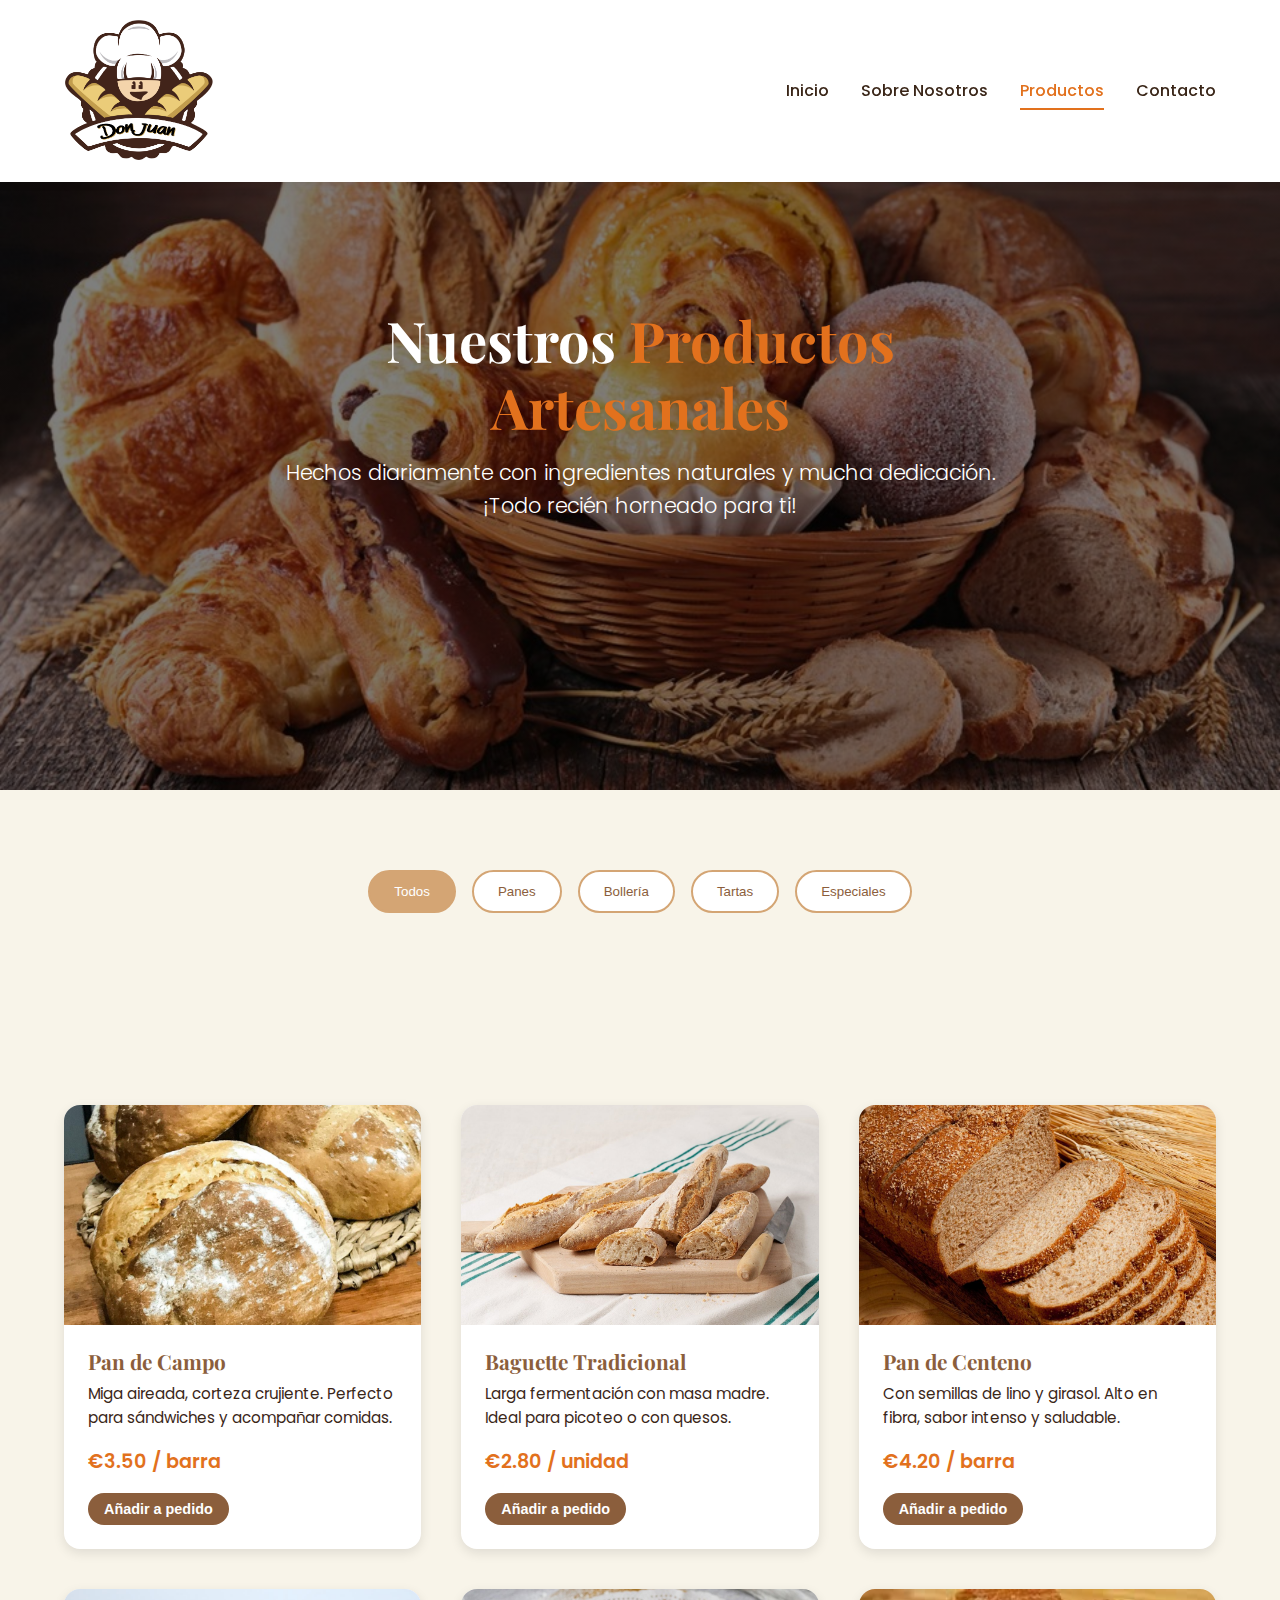
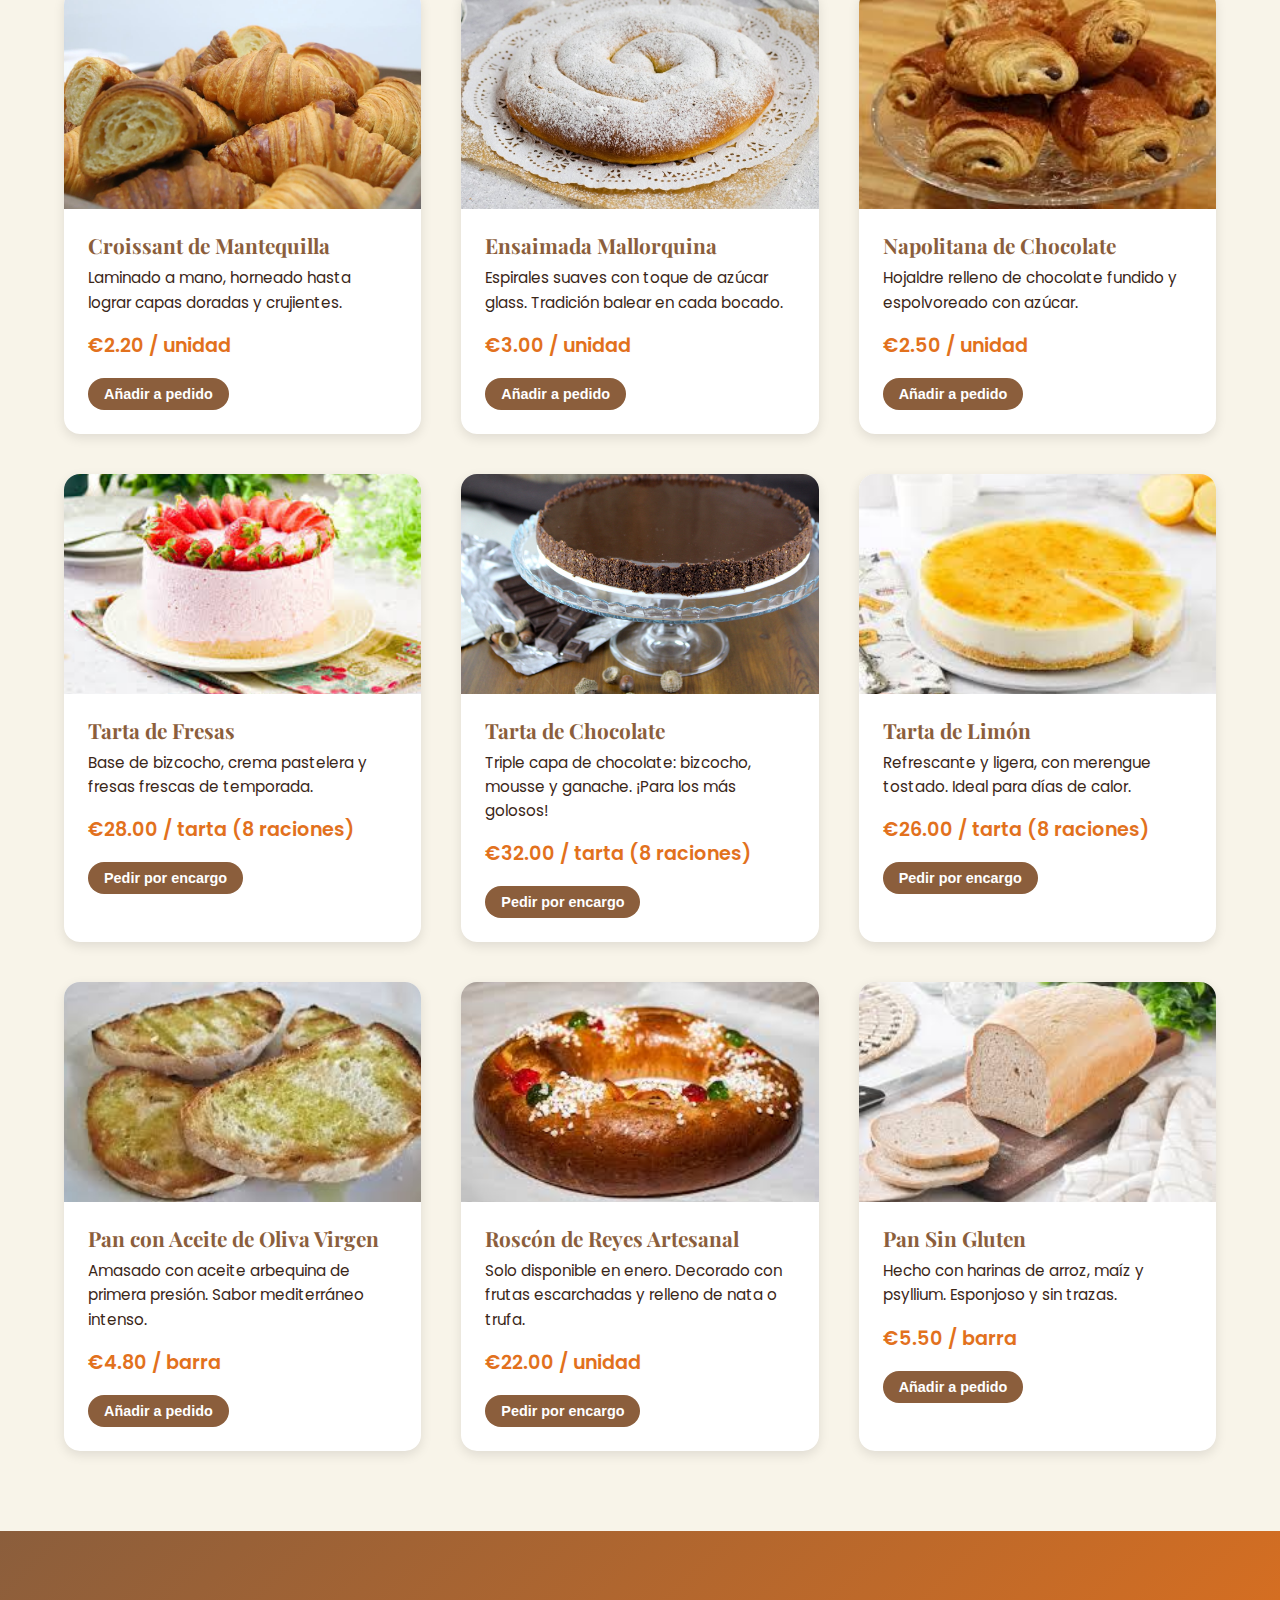
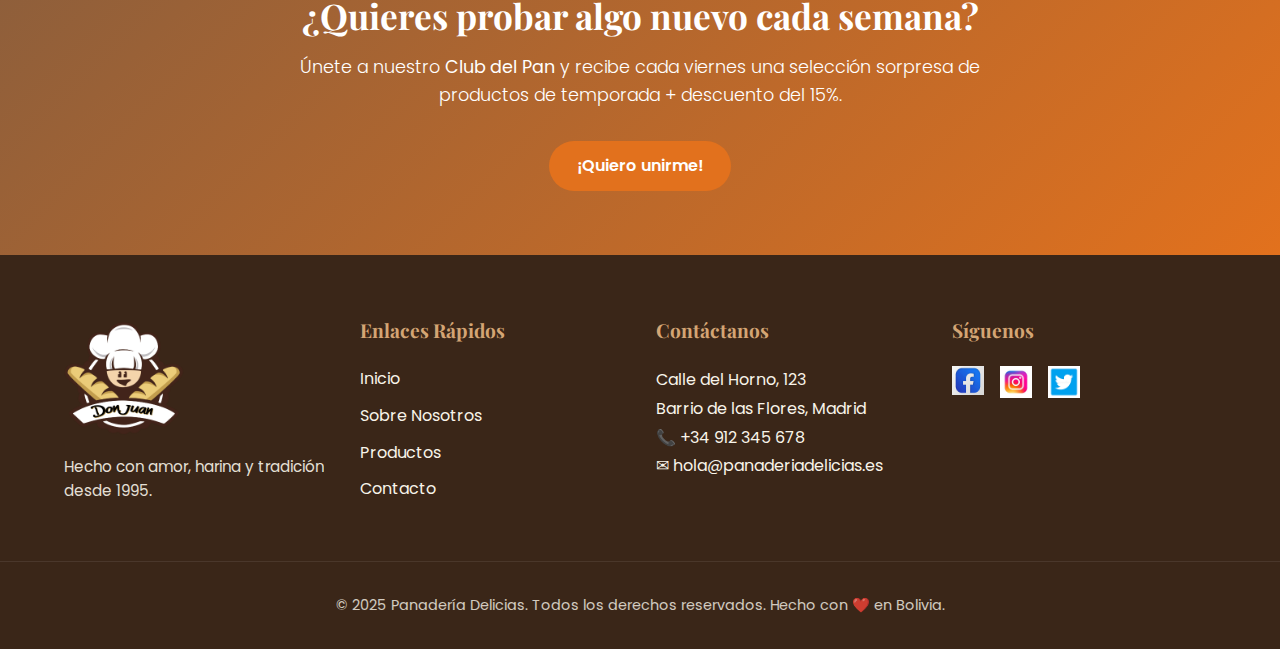
<file: products.html>
<!DOCTYPE html>
<html lang="es">
<head>
    <meta charset="UTF-8">
    <meta name="viewport" content="width=device-width, initial-scale=1.0">
    <title>Productos | Panadería Delicias</title>
    <meta name="description" content="Descubre nuestro catálogo de panes, pasteles, bollería y tartas artesanales. Todo fresco, hecho diariamente con amor.">
    <link rel="stylesheet" href="css/styles.css">
    <link href="https://fonts.googleapis.com/css2?family=Playfair+Display:wght@400;700&family=Poppins:wght@300;400;500;600&display=swap" rel="stylesheet">
    <link rel="icon" href="favicon.ico" type="image/x-icon">
</head>
<body>
    <!-- Header -->
    <header class="header">
        <div class="container header-container">
            <a href="index.html" class="logo">
                <img src="img/logo don juan.png" alt="Logo Panadería Delicias" width="150" height="60">
            </a>
            <nav class="nav">
                <ul class="nav-list">
                    <li><a href="index.html" class="nav-link">Inicio</a></li>
                    <li><a href="about.html" class="nav-link">Sobre Nosotros</a></li>
                    <li><a href="products.html" class="nav-link active">Productos</a></li>
                    <li><a href="contact.html" class="nav-link">Contacto</a></li>
                </ul>
                <button class="menu-toggle" aria-label="Toggle navigation menu">
                    <span class="hamburger"></span>
                </button>
            </nav>
        </div>
    </header>

    <!-- Hero -->
    <section class="hero hero-products">
        <div class="hero-overlay"></div>
        <div class="container hero-content">
            <h1 class="hero-title">Nuestros <span>Productos Artesanales</span></h1>
            <p class="hero-subtitle">Hechos diariamente con ingredientes naturales y mucha dedicación. ¡Todo recién horneado para ti!</p>
        </div>
    </section>

    <!-- Filters -->
    <section class="section-padding bg-light">
        <div class="container">
            <div class="filters">
                <button class="filter-btn active" data-filter="all">Todos</button>
                <button class="filter-btn" data-filter="panes">Panes</button>
                <button class="filter-btn" data-filter="bolleria">Bollería</button>
                <button class="filter-btn" data-filter="tartas">Tartas</button>
                <button class="filter-btn" data-filter="especiales">Especiales</button>
            </div>
        </div>
    </section>

    <!-- Products Grid -->
    <section class="section-padding">
        <div class="container">
            <div class="products-grid" id="productsGrid">
                <!-- PANES -->
                <div class="product-card" data-category="panes">
                    <img src="img/Pan de Campo.jpeg" alt="Pan de Campo" class="product-img">
                    <div class="product-info">
                        <h3>Pan de Campo</h3>
                        <p class="product-desc">Miga aireada, corteza crujiente. Perfecto para sándwiches y acompañar comidas.</p>
                        <p class="product-price">€3.50 / barra</p>
                        <button class="btn btn-sm btn-secondary">Añadir a pedido</button>
                    </div>
                </div>

                <div class="product-card" data-category="panes">
                    <img src="img/Baguette Tradicional.jpg" alt="Baguette Tradicional" class="product-img">
                    <div class="product-info">
                        <h3>Baguette Tradicional</h3>
                        <p class="product-desc">Larga fermentación con masa madre. Ideal para picoteo o con quesos.</p>
                        <p class="product-price">€2.80 / unidad</p>
                        <button class="btn btn-sm btn-secondary">Añadir a pedido</button>
                    </div>
                </div>

                <div class="product-card" data-category="panes">
                    <img src="img/Pan de Centeno.jpg" alt="Pan de Centeno" class="product-img">
                    <div class="product-info">
                        <h3>Pan de Centeno</h3>
                        <p class="product-desc">Con semillas de lino y girasol. Alto en fibra, sabor intenso y saludable.</p>
                        <p class="product-price">€4.20 / barra</p>
                        <button class="btn btn-sm btn-secondary">Añadir a pedido</button>
                    </div>
                </div>

                <!-- BOLLERÍA -->
                <div class="product-card" data-category="bolleria">
                    <img src="img/Croissant de Mantequilla.jpg" alt="Croissant de Mantequilla" class="product-img">
                    <div class="product-info">
                        <h3>Croissant de Mantequilla</h3>
                        <p class="product-desc">Laminado a mano, horneado hasta lograr capas doradas y crujientes.</p>
                        <p class="product-price">€2.20 / unidad</p>
                        <button class="btn btn-sm btn-secondary">Añadir a pedido</button>
                    </div>
                </div>

                <div class="product-card" data-category="bolleria">
                    <img src="img/Ensaimada Mallorquina.jpg" alt="Ensaimada Mallorquina" class="product-img">
                    <div class="product-info">
                        <h3>Ensaimada Mallorquina</h3>
                        <p class="product-desc">Espirales suaves con toque de azúcar glass. Tradición balear en cada bocado.</p>
                        <p class="product-price">€3.00 / unidad</p>
                        <button class="btn btn-sm btn-secondary">Añadir a pedido</button>
                    </div>
                </div>

                <div class="product-card" data-category="bolleria">
                    <img src="img/Napolitana de Chocolate.jpg" alt="Napolitana de Chocolate" class="product-img">
                    <div class="product-info">
                        <h3>Napolitana de Chocolate</h3>
                        <p class="product-desc">Hojaldre relleno de chocolate fundido y espolvoreado con azúcar.</p>
                        <p class="product-price">€2.50 / unidad</p>
                        <button class="btn btn-sm btn-secondary">Añadir a pedido</button>
                    </div>
                </div>

                <!-- TARTAS -->
                <div class="product-card" data-category="tartas">
                    <img src="img/Tarta de Fresas.jpg" alt="Tarta de Fresas" class="product-img">
                    <div class="product-info">
                        <h3>Tarta de Fresas</h3>
                        <p class="product-desc">Base de bizcocho, crema pastelera y fresas frescas de temporada.</p>
                        <p class="product-price">€28.00 / tarta (8 raciones)</p>
                        <button class="btn btn-sm btn-secondary">Pedir por encargo</button>
                    </div>
                </div>

                <div class="product-card" data-category="tartas">
                    <img src="img/Tarta de Chocolate.jpg" alt="Tarta de Chocolate" class="product-img">
                    <div class="product-info">
                        <h3>Tarta de Chocolate</h3>
                        <p class="product-desc">Triple capa de chocolate: bizcocho, mousse y ganache. ¡Para los más golosos!</p>
                        <p class="product-price">€32.00 / tarta (8 raciones)</p>
                        <button class="btn btn-sm btn-secondary">Pedir por encargo</button>
                    </div>
                </div>

                <div class="product-card" data-category="tartas">
                    <img src="img/Tarta de Limón.jpg" alt="Tarta de Limón" class="product-img">
                    <div class="product-info">
                        <h3>Tarta de Limón</h3>
                        <p class="product-desc">Refrescante y ligera, con merengue tostado. Ideal para días de calor.</p>
                        <p class="product-price">€26.00 / tarta (8 raciones)</p>
                        <button class="btn btn-sm btn-secondary">Pedir por encargo</button>
                    </div>
                </div>

                <!-- ESPECIALES -->
                <div class="product-card" data-category="especiales">
                    <img src="img/Pan con Aceite de Oliva Virgen.jpg" alt="Pan con Aceite de Oliva Virgen" class="product-img">
                    <div class="product-info">
                        <h3>Pan con Aceite de Oliva Virgen</h3>
                        <p class="product-desc">Amasado con aceite arbequina de primera presión. Sabor mediterráneo intenso.</p>
                        <p class="product-price">€4.80 / barra</p>
                        <button class="btn btn-sm btn-secondary">Añadir a pedido</button>
                    </div>
                </div>

                <div class="product-card" data-category="especiales">
                    <img src="img/Roscón de Reyes Artesanal.jpg" alt="Roscón de Reyes Artesanal" class="product-img">
                    <div class="product-info">
                        <h3>Roscón de Reyes Artesanal</h3>
                        <p class="product-desc">Solo disponible en enero. Decorado con frutas escarchadas y relleno de nata o trufa.</p>
                        <p class="product-price">€22.00 / unidad</p>
                        <button class="btn btn-sm btn-secondary">Pedir por encargo</button>
                    </div>
                </div>

                <div class="product-card" data-category="especiales">
                    <img src="img/Pan Sin Gluten.jpg" alt="Pan Sin Gluten" class="product-img">
                    <div class="product-info">
                        <h3>Pan Sin Gluten</h3>
                        <p class="product-desc">Hecho con harinas de arroz, maíz y psyllium. Esponjoso y sin trazas.</p>
                        <p class="product-price">€5.50 / barra</p>
                        <button class="btn btn-sm btn-secondary">Añadir a pedido</button>
                    </div>
                </div>
            </div>
        </div>
    </section>

    <!-- Promo Banner -->
    <section class="promo-banner">
        <div class="container promo-container">
            <h2>¿Quieres probar algo nuevo cada semana?</h2>
            <p>Únete a nuestro <strong>Club del Pan</strong> y recibe cada viernes una selección sorpresa de productos de temporada + descuento del 15%.</p>
            <a href="contact.html" class="btn btn-primary">¡Quiero unirme!</a>
        </div>
    </section>

    <!-- Footer -->
    <footer class="footer">
        <div class="container footer-container">
            <div class="footer-logo">
                <img src="img/logo don juan.png" alt="Logo Panadería Delicias" width="120" height="50">
                <p>Hecho con amor, harina y tradición desde 1995.</p>
            </div>
            <div class="footer-links">
                <h4>Enlaces Rápidos</h4>
                <ul>
                    <li><a href="index.html">Inicio</a></li>
                    <li><a href="about.html">Sobre Nosotros</a></li>
                    <li><a href="products.html">Productos</a></li>
                    <li><a href="contact.html">Contacto</a></li>
                </ul>
            </div>
            <div class="footer-contact">
                <h4>Contáctanos</h4>
                <address>
                    Calle del Horno, 123<br>
                    Barrio de las Flores, Madrid<br>
                    📞 +34 912 345 678<br>
                    ✉ hola@panaderiadelicias.es
                </address>
            </div>
            <div class="footer-social">
                <h4>Síguenos</h4>
                <div class="social-icons">
                    <a href="#" aria-label="Facebook"><img src="img/facebook.jpg" alt="Facebook"></a>
                    <a href="#" aria-label="Instagram"><img src="img/instagram.jpg" alt="Instagram"></a>
                    <a href="#" aria-label="Twitter"><img src="img/twiter.png" alt="Twitter"></a>
                </div>
            </div>
        </div>
        <div class="footer-bottom">
            <p>&copy; 2025 Panadería Delicias. Todos los derechos reservados. Hecho con ❤️ en Bolivia.</p>
        </div>
    </footer>

    <script src="main.js"></script>
</body>
</html>
</file>
<file: css/main.css>
*,
*::after,
*::before {
  padding: 0;
  margin: 0;
  box-sizing: border-box;
}

:root {
  --dark-color: #000;
}

body {
  display: flex;
  align-items: flex-end;
  justify-content: center;
  min-height: 100vh;
  background-color: var(--dark-color);
  overflow: hidden;
  perspective: 1000px;
}

#lyrics {
  font-size: 28px;
  font-family: "Franklin Gothic Medium", "Arial Narrow", Arial, sans-serif;
  color: white;
  position: absolute;
  margin-bottom: 20%;
  z-index: 1;
  font-weight: bold;
  letter-spacing: 4px;
}
@media only screen and (max-width: 600px) {
  /* Estilos específicos para dispositivos con un ancho máximo de 600px */
  #lyrics {
      font-size: 14px; /* Reduce el tamaño del texto para dispositivos más pequeños */
      margin-bottom: 530px;
      letter-spacing: 3px;
  }

}
.titulo {
  margin-bottom: 180px;
  font-family: "Arial Narrow", Arial, sans-serif;
  color: yellow;
  position: absolute;
  font-weight: bold;
  letter-spacing: 10px;
  opacity: 0;
  animation: fadeIn 3s ease-in-out forwards;
  text-align: center;
}
@keyframes fadeIn {
  from {
    opacity: 0;
  }
  to {
    opacity: 1;
  }
}

.night {
  z-index: -1;
  position: absolute;
  left: 50%;
  top: 0;
  transform: translateX(-50%);
  width: 100%;
  height: 100%;
  filter: blur(0.1vmin);
  background-image: radial-gradient(
      ellipse at top,
      transparent 0%,
      var(--dark-color)
    ),
    radial-gradient(
      ellipse at bottom,
      var(--dark-color),
      rgba(145, 233, 255, 0.2)
    ),
    repeating-linear-gradient(
      220deg,
      rgb(0, 0, 0) 0px,
      rgb(0, 0, 0) 19px,
      transparent 19px,
      transparent 22px
    ),
    repeating-linear-gradient(
      189deg,
      rgb(0, 0, 0) 0px,
      rgb(0, 0, 0) 19px,
      transparent 19px,
      transparent 22px
    ),
    repeating-linear-gradient(
      148deg,
      rgb(0, 0, 0) 0px,
      rgb(0, 0, 0) 19px,
      transparent 19px,
      transparent 22px
    ),
    linear-gradient(90deg, rgb(0, 255, 250), rgb(240, 240, 240));
}

.flowers {
  position: relative;
  transform: scale(0.9);
  /*margin-bottom: 100px;
  */
}

@media only screen and (max-width: 600px) {
  /* Estilos específicos para dispositivos con un ancho máximo de 600px */
.flowers {
      font-size: 14px;
      margin-bottom: 35%;
      letter-spacing: 3px;
      transform: scale(1.0);
}

}

.flower {
  position: absolute;
  bottom: 10vmin;
  transform-origin: bottom center;
  z-index: 10;
  --fl-speed: 0.8s;
}
.flower--1 {
  -webkit-animation: moving-flower-1 4s linear infinite;
  animation: moving-flower-1 4s linear infinite;
}
.flower--1 .flower__line {
  height: 70vmin;
  -webkit-animation-delay: 0.3s;
  animation-delay: 0.3s;
}
.flower--1 .flower__line__leaf--1 {
  -webkit-animation: blooming-leaf-right var(--fl-speed) 1.6s backwards;
  animation: blooming-leaf-right var(--fl-speed) 1.6s backwards;
}
.flower--1 .flower__line__leaf--2 {
  -webkit-animation: blooming-leaf-right var(--fl-speed) 1.4s backwards;
  animation: blooming-leaf-right var(--fl-speed) 1.4s backwards;
}
.flower--1 .flower__line__leaf--3 {
  -webkit-animation: blooming-leaf-left var(--fl-speed) 1.2s backwards;
  animation: blooming-leaf-left var(--fl-speed) 1.2s backwards;
}
.flower--1 .flower__line__leaf--4 {
  -webkit-animation: blooming-leaf-left var(--fl-speed) 1s backwards;
  animation: blooming-leaf-left var(--fl-speed) 1s backwards;
}
.flower--1 .flower__line__leaf--5 {
  -webkit-animation: blooming-leaf-right var(--fl-speed) 1.8s backwards;
  animation: blooming-leaf-right var(--fl-speed) 1.8s backwards;
}
.flower--1 .flower__line__leaf--6 {
  -webkit-animation: blooming-leaf-left var(--fl-speed) 2s backwards;
  animation: blooming-leaf-left var(--fl-speed) 2s backwards;
}
.flower--2 {
  left: 50%;
  transform: rotate(20deg);
  -webkit-animation: moving-flower-2 4s linear infinite;
  animation: moving-flower-2 4s linear infinite;
}
.flower--2 .flower__line {
  height: 60vmin;
  -webkit-animation-delay: 0.6s;
  animation-delay: 0.6s;
}
.flower--2 .flower__line__leaf--1 {
  -webkit-animation: blooming-leaf-right var(--fl-speed) 1.9s backwards;
  animation: blooming-leaf-right var(--fl-speed) 1.9s backwards;
}
.flower--2 .flower__line__leaf--2 {
  -webkit-animation: blooming-leaf-right var(--fl-speed) 1.7s backwards;
  animation: blooming-leaf-right var(--fl-speed) 1.7s backwards;
}
.flower--2 .flower__line__leaf--3 {
  -webkit-animation: blooming-leaf-left var(--fl-speed) 1.5s backwards;
  animation: blooming-leaf-left var(--fl-speed) 1.5s backwards;
}
.flower--2 .flower__line__leaf--4 {
  -webkit-animation: blooming-leaf-left var(--fl-speed) 1.3s backwards;
  animation: blooming-leaf-left var(--fl-speed) 1.3s backwards;
}
.flower--3 {
  left: 50%;
  transform: rotate(-15deg);
  -webkit-animation: moving-flower-3 4s linear infinite;
  animation: moving-flower-3 4s linear infinite;
}
.flower--3 .flower__line {
  -webkit-animation-delay: 0.9s;
  animation-delay: 0.9s;
}
.flower--3 .flower__line__leaf--1 {
  -webkit-animation: blooming-leaf-right var(--fl-speed) 2.5s backwards;
  animation: blooming-leaf-right var(--fl-speed) 2.5s backwards;
}
.flower--3 .flower__line__leaf--2 {
  -webkit-animation: blooming-leaf-right var(--fl-speed) 2.3s backwards;
  animation: blooming-leaf-right var(--fl-speed) 2.3s backwards;
}
.flower--3 .flower__line__leaf--3 {
  -webkit-animation: blooming-leaf-left var(--fl-speed) 2.1s backwards;
  animation: blooming-leaf-left var(--fl-speed) 2.1s backwards;
}
.flower--3 .flower__line__leaf--4 {
  -webkit-animation: blooming-leaf-left var(--fl-speed) 1.9s backwards;
  animation: blooming-leaf-left var(--fl-speed) 1.9s backwards;
}
.flower__leafs {
  position: relative;
  -webkit-animation: blooming-flower 2s backwards;
  animation: blooming-flower 2s backwards;
}
.flower__leafs--1 {
  -webkit-animation-delay: 1.1s;
  animation-delay: 1.1s;
}
.flower__leafs--2 {
  -webkit-animation-delay: 1.4s;
  animation-delay: 1.4s;
}
.flower__leafs--3 {
  -webkit-animation-delay: 1.7s;
  animation-delay: 1.7s;
}
.flower__leafs::after {
  content: "";
  position: absolute;
  left: 0;
  top: 0;
  transform: translate(-50%, -100%);
  width: 8vmin;
  height: 8vmin;
  background-color: #f9fd25;
  /* background-color: #fd2525; */
  filter: blur(10vmin);
}
.flower__leaf {
  position: absolute;
  bottom: 0;
  left: 50%;
  width: 8vmin;
  height: 11vmin;
  border-radius: 51% 49% 47% 53%/44% 45% 55% 69%;
  background-color: #253bfd;
  background-color: #fddd25;
  transform-origin: bottom center;
  opacity: 0.9;
  box-shadow: inset 0 0 2vmin rgba(255, 255, 255, 0.5);
}
.flower__leaf--1 {
  transform: translate(-10%, 1%) rotateY(40deg) rotateX(-50deg);
}
.flower__leaf--2 {
  transform: translate(-50%, -4%) rotateX(40deg);
}
.flower__leaf--3 {
  transform: translate(-90%, 0%) rotateY(45deg) rotateX(50deg);
}
.flower__leaf--4 {
  width: 8vmin;
  height: 8vmin;
  transform-origin: bottom left;
  border-radius: 4vmin 10vmin 4vmin 4vmin;
  transform: translate(0%, 18%) rotateX(70deg) rotate(-43deg);
  background-color: #7c6901;
  z-index: 1;
  opacity: 0.8;
}
.flower__white-circle {
  position: absolute;
  left: -3.5vmin;
  top: -3vmin;
  width: 9vmin;
  height: 4vmin;
  border-radius: 50%;
  background-color: #fff;
}
.flower__white-circle::after {
  content: "";
  position: absolute;
  left: 50%;
  top: 45%;
  transform: translate(-50%, -50%);
  width: 60%;
  height: 60%;
  border-radius: inherit;
  background-image: repeating-linear-gradient(
      135deg,
      rgba(0, 0, 0, 0.03) 0px,
      rgba(0, 0, 0, 0.03) 1px,
      transparent 1px,
      transparent 12px
    ),
    repeating-linear-gradient(
      45deg,
      rgba(0, 0, 0, 0.03) 0px,
      rgba(0, 0, 0, 0.03) 1px,
      transparent 1px,
      transparent 12px
    ),
    repeating-linear-gradient(
      67.5deg,
      rgba(0, 0, 0, 0.03) 0px,
      rgba(0, 0, 0, 0.03) 1px,
      transparent 1px,
      transparent 12px
    ),
    repeating-linear-gradient(
      135deg,
      rgba(0, 0, 0, 0.03) 0px,
      rgba(0, 0, 0, 0.03) 1px,
      transparent 1px,
      transparent 12px
    ),
    repeating-linear-gradient(
      45deg,
      rgba(0, 0, 0, 0.03) 0px,
      rgba(0, 0, 0, 0.03) 1px,
      transparent 1px,
      transparent 12px
    ),
    repeating-linear-gradient(
      112.5deg,
      rgba(0, 0, 0, 0.03) 0px,
      rgba(0, 0, 0, 0.03) 1px,
      transparent 1px,
      transparent 12px
    ),
    repeating-linear-gradient(
      112.5deg,
      rgba(0, 0, 0, 0.03) 0px,
      rgba(0, 0, 0, 0.03) 1px,
      transparent 1px,
      transparent 12px
    ),
    repeating-linear-gradient(
      45deg,
      rgba(0, 0, 0, 0.03) 0px,
      rgba(0, 0, 0, 0.03) 1px,
      transparent 1px,
      transparent 12px
    ),
    repeating-linear-gradient(
      22.5deg,
      rgba(0, 0, 0, 0.03) 0px,
      rgba(0, 0, 0, 0.03) 1px,
      transparent 1px,
      transparent 12px
    ),
    repeating-linear-gradient(
      45deg,
      rgba(0, 0, 0, 0.03) 0px,
      rgba(0, 0, 0, 0.03) 1px,
      transparent 1px,
      transparent 12px
    ),
    repeating-linear-gradient(
      22.5deg,
      rgba(0, 0, 0, 0.03) 0px,
      rgba(0, 0, 0, 0.03) 1px,
      transparent 1px,
      transparent 12px
    ),
    repeating-linear-gradient(
      135deg,
      rgba(0, 0, 0, 0.03) 0px,
      rgba(0, 0, 0, 0.03) 1px,
      transparent 1px,
      transparent 12px
    ),
    repeating-linear-gradient(
      157.5deg,
      rgba(0, 0, 0, 0.03) 0px,
      rgba(0, 0, 0, 0.03) 1px,
      transparent 1px,
      transparent 12px
    ),
    repeating-linear-gradient(
      67.5deg,
      rgba(0, 0, 0, 0.03) 0px,
      rgba(0, 0, 0, 0.03) 1px,
      transparent 1px,
      transparent 12px
    ),
    repeating-linear-gradient(
      67.5deg,
      rgba(0, 0, 0, 0.03) 0px,
      rgba(0, 0, 0, 0.03) 1px,
      transparent 1px,
      transparent 12px
    ),
    linear-gradient(90deg, rgb(255, 235, 18), rgb(255, 206, 0));
}
.flower__line {
  height: 55vmin;
  width: 1.5vmin;
  background-image: linear-gradient(
      to left,
      rgba(0, 0, 0, 0.2),
      transparent,
      rgba(255, 255, 255, 0.2)
    ),
    linear-gradient(to top, transparent 10%, #14757a, #39c6d6);
  box-shadow: inset 0 0 2px rgba(0, 0, 0, 0.5);
  -webkit-animation: grow-flower-tree 4s backwards;
  animation: grow-flower-tree 4s backwards;
}
.flower__line__leaf {
  --w: 7vmin;
  --h: calc(var(--w) + 2vmin);
  position: absolute;
  top: 20%;
  left: 90%;
  width: var(--w);
  height: var(--h);
  border-top-right-radius: var(--h);
  border-bottom-left-radius: var(--h);
  background-image: linear-gradient(to top, rgba(20, 117, 122, 0.4), #5ed639);
}
.flower__line__leaf--1 {
  transform: rotate(70deg) rotateY(30deg);
}
.flower__line__leaf--2 {
  top: 45%;
  transform: rotate(70deg) rotateY(30deg);
}
.flower__line__leaf--3,
.flower__line__leaf--4,
.flower__line__leaf--6 {
  border-top-right-radius: 0;
  border-bottom-left-radius: 0;
  border-top-left-radius: var(--h);
  border-bottom-right-radius: var(--h);
  left: -460%;
  top: 12%;
  transform: rotate(-70deg) rotateY(30deg);
}
.flower__line__leaf--4 {
  top: 40%;
}
.flower__line__leaf--5 {
  top: 0;
  transform-origin: left;
  transform: rotate(70deg) rotateY(30deg) scale(0.6);
}
.flower__line__leaf--6 {
  top: -2%;
  left: -450%;
  transform-origin: right;
  transform: rotate(-70deg) rotateY(30deg) scale(0.6);
}
.flower__light {
  position: absolute;
  bottom: 0vmin;
  width: 1vmin;
  height: 1vmin;
  background-color: rgb(255, 251, 0);
  border-radius: 50%;
  filter: blur(0.2vmin);
  -webkit-animation: light-ans 4s linear infinite backwards;
  animation: light-ans 4s linear infinite backwards;
}
.flower__light:nth-child(odd) {
  background-color: #23f0ff;
}
.flower__light--1 {
  left: -2vmin;
  -webkit-animation-delay: 1s;
  animation-delay: 1s;
}
.flower__light--2 {
  left: 3vmin;
  -webkit-animation-delay: 0.5s;
  animation-delay: 0.5s;
}
.flower__light--3 {
  left: -6vmin;
  -webkit-animation-delay: 0.3s;
  animation-delay: 0.3s;
}
.flower__light--4 {
  left: 6vmin;
  -webkit-animation-delay: 0.9s;
  animation-delay: 0.9s;
}
.flower__light--5 {
  left: -1vmin;
  -webkit-animation-delay: 1.5s;
  animation-delay: 1.5s;
}
.flower__light--6 {
  left: -4vmin;
  -webkit-animation-delay: 3s;
  animation-delay: 3s;
}
.flower__light--7 {
  left: 3vmin;
  -webkit-animation-delay: 2s;
  animation-delay: 2s;
}
.flower__light--8 {
  left: -6vmin;
  -webkit-animation-delay: 3.5s;
  animation-delay: 3.5s;
}
.flower__grass {
  --c: #159faa;
  --line-w: 1.5vmin;
  position: absolute;
  bottom: 12vmin;
  left: -7vmin;
  display: flex;
  flex-direction: column;
  align-items: flex-end;
  z-index: 20;
  transform-origin: bottom center;
  transform: rotate(-48deg) rotateY(40deg);
}
.flower__grass--1 {
  -webkit-animation: moving-grass 2s linear infinite;
  animation: moving-grass 2s linear infinite;
}
.flower__grass--2 {
  left: 2vmin;
  bottom: 10vmin;
  transform: scale(0.5) rotate(75deg) rotateX(10deg) rotateY(-200deg);
  opacity: 0.8;
  z-index: 0;
  -webkit-animation: moving-grass--2 1.5s linear infinite;
  animation: moving-grass--2 1.5s linear infinite;
}
.flower__grass--top {
  width: 7vmin;
  height: 10vmin;
  border-top-right-radius: 100%;
  border-right: var(--line-w) solid var(--c);
  transform-origin: bottom center;
  transform: rotate(-2deg);
}
.flower__grass--bottom {
  margin-top: -2px;
  width: var(--line-w);
  height: 25vmin;
  background-image: linear-gradient(to top, transparent, var(--c));
}
.flower__grass__leaf {
  --size: 10vmin;
  position: absolute;
  width: calc(var(--size) * 2.1);
  height: var(--size);
  border-top-left-radius: var(--size);
  border-top-right-radius: var(--size);
  background-image: linear-gradient(
    to top,
    transparent,
    transparent 30%,
    var(--c)
  );
  z-index: 100;
}
.flower__grass__leaf--1 {
  top: -6%;
  left: 30%;
  --size: 6vmin;
  transform: rotate(-20deg);
  -webkit-animation: growing-grass-ans--1 2s 2.6s backwards;
  animation: growing-grass-ans--1 2s 2.6s backwards;
}
@-webkit-keyframes growing-grass-ans--1 {
  0% {
    transform-origin: bottom left;
    transform: rotate(-20deg) scale(0);
  }
}
@keyframes growing-grass-ans--1 {
  0% {
    transform-origin: bottom left;
    transform: rotate(-20deg) scale(0);
  }
}
.flower__grass__leaf--2 {
  top: -5%;
  left: -110%;
  --size: 6vmin;
  transform: rotate(10deg);
  -webkit-animation: growing-grass-ans--2 2s 2.4s linear backwards;
  animation: growing-grass-ans--2 2s 2.4s linear backwards;
}
@-webkit-keyframes growing-grass-ans--2 {
  0% {
    transform-origin: bottom right;
    transform: rotate(10deg) scale(0);
  }
}
@keyframes growing-grass-ans--2 {
  0% {
    transform-origin: bottom right;
    transform: rotate(10deg) scale(0);
  }
}
.flower__grass__leaf--3 {
  top: 5%;
  left: 60%;
  --size: 8vmin;
  transform: rotate(-18deg) rotateX(-20deg);
  -webkit-animation: growing-grass-ans--3 2s 2.2s linear backwards;
  animation: growing-grass-ans--3 2s 2.2s linear backwards;
}
@-webkit-keyframes growing-grass-ans--3 {
  0% {
    transform-origin: bottom left;
    transform: rotate(-18deg) rotateX(-20deg) scale(0);
  }
}
@keyframes growing-grass-ans--3 {
  0% {
    transform-origin: bottom left;
    transform: rotate(-18deg) rotateX(-20deg) scale(0);
  }
}
.flower__grass__leaf--4 {
  top: 6%;
  left: -135%;
  --size: 8vmin;
  transform: rotate(2deg);
  -webkit-animation: growing-grass-ans--4 2s 2s linear backwards;
  animation: growing-grass-ans--4 2s 2s linear backwards;
}
@-webkit-keyframes growing-grass-ans--4 {
  0% {
    transform-origin: bottom right;
    transform: rotate(2deg) scale(0);
  }
}
@keyframes growing-grass-ans--4 {
  0% {
    transform-origin: bottom right;
    transform: rotate(2deg) scale(0);
  }
}
.flower__grass__leaf--5 {
  top: 20%;
  left: 60%;
  --size: 10vmin;
  transform: rotate(-24deg) rotateX(-20deg);
  -webkit-animation: growing-grass-ans--5 2s 1.8s linear backwards;
  animation: growing-grass-ans--5 2s 1.8s linear backwards;
}
@-webkit-keyframes growing-grass-ans--5 {
  0% {
    transform-origin: bottom left;
    transform: rotate(-24deg) rotateX(-20deg) scale(0);
  }
}
@keyframes growing-grass-ans--5 {
  0% {
    transform-origin: bottom left;
    transform: rotate(-24deg) rotateX(-20deg) scale(0);
  }
}
.flower__grass__leaf--6 {
  top: 22%;
  left: -180%;
  --size: 10vmin;
  transform: rotate(10deg);
  -webkit-animation: growing-grass-ans--6 2s 1.6s linear backwards;
  animation: growing-grass-ans--6 2s 1.6s linear backwards;
}
@-webkit-keyframes growing-grass-ans--6 {
  0% {
    transform-origin: bottom right;
    transform: rotate(10deg) scale(0);
  }
}
@keyframes growing-grass-ans--6 {
  0% {
    transform-origin: bottom right;
    transform: rotate(10deg) scale(0);
  }
}
.flower__grass__leaf--7 {
  top: 39%;
  left: 70%;
  --size: 10vmin;
  transform: rotate(-10deg);
  -webkit-animation: growing-grass-ans--7 2s 1.4s linear backwards;
  animation: growing-grass-ans--7 2s 1.4s linear backwards;
}
@-webkit-keyframes growing-grass-ans--7 {
  0% {
    transform-origin: bottom left;
    transform: rotate(-10deg) scale(0);
  }
}
@keyframes growing-grass-ans--7 {
  0% {
    transform-origin: bottom left;
    transform: rotate(-10deg) scale(0);
  }
}
.flower__grass__leaf--8 {
  top: 40%;
  left: -215%;
  --size: 11vmin;
  transform: rotate(10deg);
  -webkit-animation: growing-grass-ans--8 2s 1.2s linear backwards;
  animation: growing-grass-ans--8 2s 1.2s linear backwards;
}
@-webkit-keyframes growing-grass-ans--8 {
  0% {
    transform-origin: bottom right;
    transform: rotate(10deg) scale(0);
  }
}
@keyframes growing-grass-ans--8 {
  0% {
    transform-origin: bottom right;
    transform: rotate(10deg) scale(0);
  }
}
.flower__grass__overlay {
  position: absolute;
  top: -10%;
  right: 0%;
  width: 100%;
  height: 100%;
  background-color: rgba(0, 0, 0, 0.6);
  filter: blur(1.5vmin);
  z-index: 100;
}
.flower__g-long {
  --w: 2vmin;
  --h: 6vmin;
  --c: #159faa;
  position: absolute;
  bottom: 10vmin;
  left: -3vmin;
  transform-origin: bottom center;
  transform: rotate(-30deg) rotateY(-20deg);
  display: flex;
  flex-direction: column;
  align-items: flex-end;
  -webkit-animation: flower-g-long-ans 3s linear infinite;
  animation: flower-g-long-ans 3s linear infinite;
}
@-webkit-keyframes flower-g-long-ans {
  0%,
  100% {
    transform: rotate(-30deg) rotateY(-20deg);
  }
  50% {
    transform: rotate(-32deg) rotateY(-20deg);
  }
}
@keyframes flower-g-long-ans {
  0%,
  100% {
    transform: rotate(-30deg) rotateY(-20deg);
  }
  50% {
    transform: rotate(-32deg) rotateY(-20deg);
  }
}
.flower__g-long__top {
  top: calc(var(--h) * -1);
  width: calc(var(--w) + 1vmin);
  height: var(--h);
  border-top-right-radius: 100%;
  border-right: 0.7vmin solid var(--c);
  transform: translate(-0.7vmin, 1vmin);
}
.flower__g-long__bottom {
  width: var(--w);
  height: 50vmin;
  transform-origin: bottom center;
  background-image: linear-gradient(to top, transparent 30%, var(--c));
  box-shadow: inset 0 0 2px rgba(0, 0, 0, 0.5);
  -webkit-clip-path: polygon(35% 0, 65% 1%, 100% 100%, 0% 100%);
  clip-path: polygon(35% 0, 65% 1%, 100% 100%, 0% 100%);
}
.flower__g-right {
  position: absolute;
  bottom: 6vmin;
  left: -2vmin;
  transform-origin: bottom left;
  transform: rotate(20deg);
}
.flower__g-right .leaf {
  width: 30vmin;
  height: 50vmin;
  border-top-left-radius: 100%;
  border-left: 2vmin solid #079097;
  background-image: linear-gradient(
    to bottom,
    transparent,
    var(--dark-color) 60%
  );
  -webkit-mask-image: linear-gradient(to top, transparent 30%, #079097 60%);
}
.flower__g-right--1 {
  -webkit-animation: flower-g-right-ans 2.5s linear infinite;
  animation: flower-g-right-ans 2.5s linear infinite;
}
.flower__g-right--2 {
  left: 5vmin;
  transform: rotateY(-180deg);
  -webkit-animation: flower-g-right-ans--2 3s linear infinite;
  animation: flower-g-right-ans--2 3s linear infinite;
}
.flower__g-right--2 .leaf {
  height: 75vmin;
  filter: blur(0.3vmin);
  opacity: 0.8;
}
@-webkit-keyframes flower-g-right-ans {
  0%,
  100% {
    transform: rotate(20deg);
  }
  50% {
    transform: rotate(24deg) rotateX(-20deg);
  }
}
@keyframes flower-g-right-ans {
  0%,
  100% {
    transform: rotate(20deg);
  }
  50% {
    transform: rotate(24deg) rotateX(-20deg);
  }
}
@-webkit-keyframes flower-g-right-ans--2 {
  0%,
  100% {
    transform: rotateY(-180deg) rotate(0deg) rotateX(-20deg);
  }
  50% {
    transform: rotateY(-180deg) rotate(6deg) rotateX(-20deg);
  }
}
@keyframes flower-g-right-ans--2 {
  0%,
  100% {
    transform: rotateY(-180deg) rotate(0deg) rotateX(-20deg);
  }
  50% {
    transform: rotateY(-180deg) rotate(6deg) rotateX(-20deg);
  }
}
.flower__g-front {
  position: absolute;
  bottom: 6vmin;
  left: 2.5vmin;
  z-index: 100;
  transform-origin: bottom center;
  transform: rotate(-28deg) rotateY(30deg) scale(1.04);
  -webkit-animation: flower__g-front-ans 2s linear infinite;
  animation: flower__g-front-ans 2s linear infinite;
}
@-webkit-keyframes flower__g-front-ans {
  0%,
  100% {
    transform: rotate(-28deg) rotateY(30deg) scale(1.04);
  }
  50% {
    transform: rotate(-35deg) rotateY(40deg) scale(1.04);
  }
}
@keyframes flower__g-front-ans {
  0%,
  100% {
    transform: rotate(-28deg) rotateY(30deg) scale(1.04);
  }
  50% {
    transform: rotate(-35deg) rotateY(40deg) scale(1.04);
  }
}
.flower__g-front__line {
  width: 0.3vmin;
  height: 20vmin;
  background-image: linear-gradient(
    to top,
    transparent,
    #079097,
    transparent 100%
  );
  position: relative;
}
.flower__g-front__leaf-wrapper {
  position: absolute;
  top: 0;
  left: 0;
  transform-origin: bottom left;
  transform: rotate(10deg);
}
.flower__g-front__leaf-wrapper:nth-child(even) {
  left: 0vmin;
  transform: rotateY(-180deg) rotate(5deg);
  -webkit-animation: flower__g-front__leaf-left-ans 1s ease-in backwards;
  animation: flower__g-front__leaf-left-ans 1s ease-in backwards;
}
.flower__g-front__leaf-wrapper:nth-child(odd) {
  -webkit-animation: flower__g-front__leaf-ans 1s ease-in backwards;
  animation: flower__g-front__leaf-ans 1s ease-in backwards;
}
.flower__g-front__leaf-wrapper--1 {
  top: -8vmin;
  transform: scale(0.7);
  -webkit-animation: flower__g-front__leaf-ans 1s 5.5s ease-in backwards !important;
  animation: flower__g-front__leaf-ans 1s 5.5s ease-in backwards !important;
}
.flower__g-front__leaf-wrapper--2 {
  top: -8vmin;
  transform: rotateY(-180deg) scale(0.7) !important;
  -webkit-animation: flower__g-front__leaf-left-ans-2 1s 4.6s ease-in backwards !important;
  animation: flower__g-front__leaf-left-ans-2 1s 4.6s ease-in backwards !important;
}
.flower__g-front__leaf-wrapper--3 {
  top: -3vmin;
  -webkit-animation: flower__g-front__leaf-ans 1s 4.6s ease-in backwards;
  animation: flower__g-front__leaf-ans 1s 4.6s ease-in backwards;
}
.flower__g-front__leaf-wrapper--4 {
  top: -3vmin;
  transform: rotateY(-180deg) scale(0.9) !important;
  -webkit-animation: flower__g-front__leaf-left-ans-2 1s 4.6s ease-in backwards !important;
  animation: flower__g-front__leaf-left-ans-2 1s 4.6s ease-in backwards !important;
}
@-webkit-keyframes flower__g-front__leaf-left-ans-2 {
  0% {
    transform: rotateY(-180deg) scale(0);
  }
}
@keyframes flower__g-front__leaf-left-ans-2 {
  0% {
    transform: rotateY(-180deg) scale(0);
  }
}
.flower__g-front__leaf-wrapper--5,
.flower__g-front__leaf-wrapper--6 {
  top: 2vmin;
}
.flower__g-front__leaf-wrapper--7,
.flower__g-front__leaf-wrapper--8 {
  top: 6.5vmin;
}
.flower__g-front__leaf-wrapper--2 {
  -webkit-animation-delay: 5.2s !important;
  animation-delay: 5.2s !important;
}
.flower__g-front__leaf-wrapper--3 {
  -webkit-animation-delay: 4.9s !important;
  animation-delay: 4.9s !important;
}
.flower__g-front__leaf-wrapper--5 {
  -webkit-animation-delay: 4.3s !important;
  animation-delay: 4.3s !important;
}
.flower__g-front__leaf-wrapper--6 {
  -webkit-animation-delay: 4.1s !important;
  animation-delay: 4.1s !important;
}
.flower__g-front__leaf-wrapper--7 {
  -webkit-animation-delay: 3.8s !important;
  animation-delay: 3.8s !important;
}
.flower__g-front__leaf-wrapper--8 {
  -webkit-animation-delay: 3.5s !important;
  animation-delay: 3.5s !important;
}
@-webkit-keyframes flower__g-front__leaf-ans {
  0% {
    transform: rotate(10deg) scale(0);
  }
}
@keyframes flower__g-front__leaf-ans {
  0% {
    transform: rotate(10deg) scale(0);
  }
}
@-webkit-keyframes flower__g-front__leaf-left-ans {
  0% {
    transform: rotateY(-180deg) rotate(5deg) scale(0);
  }
}
@keyframes flower__g-front__leaf-left-ans {
  0% {
    transform: rotateY(-180deg) rotate(5deg) scale(0);
  }
}
.flower__g-front__leaf {
  width: 10vmin;
  height: 10vmin;
  border-radius: 100% 0% 0% 100%/100% 100% 0% 0%;
  box-shadow: inset 0 2px 1vmin hsla(184deg, 97%, 58%, 0.2);
  background-image: linear-gradient(
      to bottom left,
      transparent,
      var(--dark-color)
    ),
    linear-gradient(to bottom right, #159faa 50%, transparent 50%, transparent);
  -webkit-mask-image: linear-gradient(
    to bottom right,
    #159faa 50%,
    transparent 50%,
    transparent
  );
  mask-image: linear-gradient(
    to bottom right,
    #159faa 50%,
    transparent 50%,
    transparent
  );
}
.flower__g-fr {
  position: absolute;
  bottom: -4vmin;
  left: vmin;
  transform-origin: bottom left;
  z-index: 10;
  -webkit-animation: flower__g-fr-ans 2s linear infinite;
  animation: flower__g-fr-ans 2s linear infinite;
}
@-webkit-keyframes flower__g-fr-ans {
  0%,
  100% {
    transform: rotate(2deg);
  }
  50% {
    transform: rotate(4deg);
  }
}
@keyframes flower__g-fr-ans {
  0%,
  100% {
    transform: rotate(2deg);
  }
  50% {
    transform: rotate(4deg);
  }
}
.flower__g-fr .leaf {
  width: 30vmin;
  height: 50vmin;
  border-top-left-radius: 100%;
  border-left: 2vmin solid #079097;
  -webkit-mask-image: linear-gradient(to top, transparent 25%, #079097 50%);
  position: relative;
  z-index: 1;
}
.flower__g-fr__leaf {
  position: absolute;
  top: 0;
  left: 0;
  width: 10vmin;
  height: 10vmin;
  border-radius: 100% 0% 0% 100%/100% 100% 0% 0%;
  box-shadow: inset 0 2px 1vmin hsla(184deg, 97%, 58%, 0.2);
  background-image: linear-gradient(
      to bottom left,
      transparent,
      var(--dark-color) 98%
    ),
    linear-gradient(to bottom right, #23f0ff 45%, transparent 50%, transparent);
  -webkit-mask-image: linear-gradient(
    135deg,
    #159faa 40%,
    transparent 50%,
    transparent
  );
}
.flower__g-fr__leaf--1 {
  left: 20vmin;
  transform: rotate(45deg);
  -webkit-animation: flower__g-fr-leaft-ans-1 0.5s 5.2s linear backwards;
  animation: flower__g-fr-leaft-ans-1 0.5s 5.2s linear backwards;
}
@-webkit-keyframes flower__g-fr-leaft-ans-1 {
  0% {
    transform-origin: left;
    transform: rotate(45deg) scale(0);
  }
}
@keyframes flower__g-fr-leaft-ans-1 {
  0% {
    transform-origin: left;
    transform: rotate(45deg) scale(0);
  }
}
.flower__g-fr__leaf--2 {
  left: 12vmin;
  top: -7vmin;
  transform: rotate(25deg) rotateY(-180deg);
  -webkit-animation: flower__g-fr-leaft-ans-6 0.5s 5s linear backwards;
  animation: flower__g-fr-leaft-ans-6 0.5s 5s linear backwards;
}
.flower__g-fr__leaf--3 {
  left: 15vmin;
  top: 6vmin;
  transform: rotate(55deg);
  -webkit-animation: flower__g-fr-leaft-ans-5 0.5s 4.8s linear backwards;
  animation: flower__g-fr-leaft-ans-5 0.5s 4.8s linear backwards;
}
.flower__g-fr__leaf--4 {
  left: 6vmin;
  top: -2vmin;
  transform: rotate(25deg) rotateY(-180deg);
  -webkit-animation: flower__g-fr-leaft-ans-6 0.5s 4.6s linear backwards;
  animation: flower__g-fr-leaft-ans-6 0.5s 4.6s linear backwards;
}
.flower__g-fr__leaf--5 {
  left: 10vmin;
  top: 14vmin;
  transform: rotate(55deg);
  -webkit-animation: flower__g-fr-leaft-ans-5 0.5s 4.4s linear backwards;
  animation: flower__g-fr-leaft-ans-5 0.5s 4.4s linear backwards;
}
@-webkit-keyframes flower__g-fr-leaft-ans-5 {
  0% {
    transform-origin: left;
    transform: rotate(55deg) scale(0);
  }
}
@keyframes flower__g-fr-leaft-ans-5 {
  0% {
    transform-origin: left;
    transform: rotate(55deg) scale(0);
  }
}
.flower__g-fr__leaf--6 {
  left: 0vmin;
  top: 6vmin;
  transform: rotate(25deg) rotateY(-180deg);
  -webkit-animation: flower__g-fr-leaft-ans-6 0.5s 4.2s linear backwards;
  animation: flower__g-fr-leaft-ans-6 0.5s 4.2s linear backwards;
}
@-webkit-keyframes flower__g-fr-leaft-ans-6 {
  0% {
    transform-origin: right;
    transform: rotate(25deg) rotateY(-180deg) scale(0);
  }
}
@keyframes flower__g-fr-leaft-ans-6 {
  0% {
    transform-origin: right;
    transform: rotate(25deg) rotateY(-180deg) scale(0);
  }
}
.flower__g-fr__leaf--7 {
  left: 5vmin;
  top: 22vmin;
  transform: rotate(45deg);
  -webkit-animation: flower__g-fr-leaft-ans-7 0.5s 4s linear backwards;
  animation: flower__g-fr-leaft-ans-7 0.5s 4s linear backwards;
}
@-webkit-keyframes flower__g-fr-leaft-ans-7 {
  0% {
    transform-origin: left;
    transform: rotate(45deg) scale(0);
  }
}
@keyframes flower__g-fr-leaft-ans-7 {
  0% {
    transform-origin: left;
    transform: rotate(45deg) scale(0);
  }
}
.flower__g-fr__leaf--8 {
  left: -4vmin;
  top: 15vmin;
  transform: rotate(15deg) rotateY(-180deg);
  -webkit-animation: flower__g-fr-leaft-ans-8 0.5s 3.8s linear backwards;
  animation: flower__g-fr-leaft-ans-8 0.5s 3.8s linear backwards;
}
@-webkit-keyframes flower__g-fr-leaft-ans-8 {
  0% {
    transform-origin: right;
    transform: rotate(15deg) rotateY(-180deg) scale(0);
  }
}
@keyframes flower__g-fr-leaft-ans-8 {
  0% {
    transform-origin: right;
    transform: rotate(15deg) rotateY(-180deg) scale(0);
  }
}

.long-g {
  position: absolute;
  bottom: 25vmin;
  left: -42vmin;
  transform-origin: bottom left;
}
.long-g--1 {
  bottom: 0vmin;
  transform: scale(0.8) rotate(-5deg);
}
.long-g--1 .leaf {
  -webkit-mask-image: linear-gradient(
    to top,
    transparent 40%,
    #079097 80%
  ) !important;
}
.long-g--1 .leaf--1 {
  --w: 5vmin;
  --h: 60vmin;
  left: -2vmin;
  transform: rotate(3deg) rotateY(-180deg);
}
.long-g--2,
.long-g--3 {
  bottom: -3vmin;
  left: -35vmin;
  transform-origin: center;
  transform: scale(0.6) rotateX(60deg);
}
.long-g--2 .leaf,
.long-g--3 .leaf {
  -webkit-mask-image: linear-gradient(
    to top,
    transparent 50%,
    #079097 80%
  ) !important;
}
.long-g--2 .leaf--1,
.long-g--3 .leaf--1 {
  left: -1vmin;
  transform: rotateY(-180deg);
}
.long-g--3 {
  left: -17vmin;
  bottom: 0vmin;
}
.long-g--3 .leaf {
  -webkit-mask-image: linear-gradient(
    to top,
    transparent 40%,
    #079097 80%
  ) !important;
}
.long-g--4 {
  left: 25vmin;
  bottom: -3vmin;
  transform-origin: center;
  transform: scale(0.6) rotateX(60deg);
}
.long-g--4 .leaf {
  -webkit-mask-image: linear-gradient(
    to top,
    transparent 50%,
    #079097 80%
  ) !important;
}
.long-g--5 {
  left: 42vmin;
  bottom: 0vmin;
  transform: scale(0.8) rotate(2deg);
}
.long-g--6 {
  left: 0vmin;
  bottom: -20vmin;
  z-index: 100;
  filter: blur(0.3vmin);
  transform: scale(0.8) rotate(2deg);
}
.long-g--7 {
  left: 35vmin;
  bottom: 20vmin;
  z-index: -1;
  filter: blur(0.3vmin);
  transform: scale(0.6) rotate(2deg);
  opacity: 0.7;
}
.long-g .leaf {
  --w: 15vmin;
  --h: 40vmin;
  --c: #1aaa15;
  position: absolute;
  bottom: 0;
  width: var(--w);
  height: var(--h);
  border-top-left-radius: 100%;
  border-left: 2vmin solid var(--c);
  -webkit-mask-image: linear-gradient(
    to top,
    transparent 20%,
    var(--dark-color)
  );
  transform-origin: bottom center;
}
.long-g .leaf--0 {
  left: 2vmin;
  -webkit-animation: leaf-ans-1 4s linear infinite;
  animation: leaf-ans-1 4s linear infinite;
}
.long-g .leaf--1 {
  --w: 5vmin;
  --h: 60vmin;
  -webkit-animation: leaf-ans-1 4s linear infinite;
  animation: leaf-ans-1 4s linear infinite;
}
.long-g .leaf--2 {
  --w: 10vmin;
  --h: 40vmin;
  left: -0.5vmin;
  bottom: 5vmin;
  transform-origin: bottom left;
  transform: rotateY(-180deg);
  -webkit-animation: leaf-ans-2 3s linear infinite;
  animation: leaf-ans-2 3s linear infinite;
}
.long-g .leaf--3 {
  --w: 5vmin;
  --h: 30vmin;
  left: -1vmin;
  bottom: 3.2vmin;
  transform-origin: bottom left;
  transform: rotate(-10deg) rotateY(-180deg);
  -webkit-animation: leaf-ans-3 3s linear infinite;
  animation: leaf-ans-3 3s linear infinite;
}

@-webkit-keyframes leaf-ans-1 {
  0%,
  100% {
    transform: rotate(-5deg) scale(1);
  }
  50% {
    transform: rotate(5deg) scale(1.1);
  }
}

@keyframes leaf-ans-1 {
  0%,
  100% {
    transform: rotate(-5deg) scale(1);
  }
  50% {
    transform: rotate(5deg) scale(1.1);
  }
}
@-webkit-keyframes leaf-ans-2 {
  0%,
  100% {
    transform: rotateY(-180deg) rotate(5deg);
  }
  50% {
    transform: rotateY(-180deg) rotate(0deg) scale(1.1);
  }
}
@keyframes leaf-ans-2 {
  0%,
  100% {
    transform: rotateY(-180deg) rotate(5deg);
  }
  50% {
    transform: rotateY(-180deg) rotate(0deg) scale(1.1);
  }
}
@-webkit-keyframes leaf-ans-3 {
  0%,
  100% {
    transform: rotate(-10deg) rotateY(-180deg);
  }
  50% {
    transform: rotate(-20deg) rotateY(-180deg);
  }
}
@keyframes leaf-ans-3 {
  0%,
  100% {
    transform: rotate(-10deg) rotateY(-180deg);
  }
  50% {
    transform: rotate(-20deg) rotateY(-180deg);
  }
}
.grow-ans {
  -webkit-animation: grow-ans 2s var(--d) backwards;
  animation: grow-ans 2s var(--d) backwards;
}

@-webkit-keyframes grow-ans {
  0% {
    transform: scale(0);
    opacity: 0;
  }
}

@keyframes grow-ans {
  0% {
    transform: scale(0);
    opacity: 0;
  }
}
@-webkit-keyframes light-ans {
  0% {
    opacity: 0;
    transform: translateY(0vmin);
  }
  25% {
    opacity: 1;
    transform: translateY(-5vmin) translateX(-2vmin);
  }
  50% {
    opacity: 1;
    transform: translateY(-15vmin) translateX(2vmin);
    filter: blur(0.2vmin);
  }
  75% {
    transform: translateY(-20vmin) translateX(-2vmin);
    filter: blur(0.2vmin);
  }
  100% {
    transform: translateY(-30vmin);
    opacity: 0;
    filter: blur(1vmin);
  }
}
@keyframes light-ans {
  0% {
    opacity: 0;
    transform: translateY(0vmin);
  }
  25% {
    opacity: 1;
    transform: translateY(-5vmin) translateX(-2vmin);
  }
  50% {
    opacity: 1;
    transform: translateY(-15vmin) translateX(2vmin);
    filter: blur(0.2vmin);
  }
  75% {
    transform: translateY(-20vmin) translateX(-2vmin);
    filter: blur(0.2vmin);
  }
  100% {
    transform: translateY(-30vmin);
    opacity: 0;
    filter: blur(1vmin);
  }
}
@-webkit-keyframes moving-flower-1 {
  0%,
  100% {
    transform: rotate(2deg);
  }
  50% {
    transform: rotate(-2deg);
  }
}
@keyframes moving-flower-1 {
  0%,
  100% {
    transform: rotate(2deg);
  }
  50% {
    transform: rotate(-2deg);
  }
}
@-webkit-keyframes moving-flower-2 {
  0%,
  100% {
    transform: rotate(18deg);
  }
  50% {
    transform: rotate(14deg);
  }
}
@keyframes moving-flower-2 {
  0%,
  100% {
    transform: rotate(18deg);
  }
  50% {
    transform: rotate(14deg);
  }
}
@-webkit-keyframes moving-flower-3 {
  0%,
  100% {
    transform: rotate(-18deg);
  }
  50% {
    transform: rotate(-20deg) rotateY(-10deg);
  }
}
@keyframes moving-flower-3 {
  0%,
  100% {
    transform: rotate(-18deg);
  }
  50% {
    transform: rotate(-20deg) rotateY(-10deg);
  }
}
@-webkit-keyframes blooming-leaf-right {
  0% {
    transform-origin: left;
    transform: rotate(70deg) rotateY(30deg) scale(0);
  }
}
@keyframes blooming-leaf-right {
  0% {
    transform-origin: left;
    transform: rotate(70deg) rotateY(30deg) scale(0);
  }
}
@-webkit-keyframes blooming-leaf-left {
  0% {
    transform-origin: right;
    transform: rotate(-70deg) rotateY(30deg) scale(0);
  }
}
@keyframes blooming-leaf-left {
  0% {
    transform-origin: right;
    transform: rotate(-70deg) rotateY(30deg) scale(0);
  }
}
@-webkit-keyframes grow-flower-tree {
  0% {
    height: 0;
    border-radius: 1vmin;
  }
}
@keyframes grow-flower-tree {
  0% {
    height: 0;
    border-radius: 1vmin;
  }
}
@-webkit-keyframes blooming-flower {
  0% {
    transform: scale(0);
  }
}
@keyframes blooming-flower {
  0% {
    transform: scale(0);
  }
}
@-webkit-keyframes moving-grass {
  0%,
  100% {
    transform: rotate(-48deg) rotateY(40deg);
  }
  50% {
    transform: rotate(-50deg) rotateY(40deg);
  }
}
@keyframes moving-grass {
  0%,
  100% {
    transform: rotate(-48deg) rotateY(40deg);
  }
  50% {
    transform: rotate(-50deg) rotateY(40deg);
  }
}
@-webkit-keyframes moving-grass--2 {
  0%,
  100% {
    transform: scale(0.5) rotate(75deg) rotateX(10deg) rotateY(-200deg);
  }
  50% {
    transform: scale(0.5) rotate(79deg) rotateX(10deg) rotateY(-200deg);
  }
}
@keyframes moving-grass--2 {
  0%,
  100% {
    transform: scale(0.5) rotate(75deg) rotateX(10deg) rotateY(-200deg);
  }
  50% {
    transform: scale(0.5) rotate(79deg) rotateX(10deg) rotateY(-200deg);
  }
}
.growing-grass {
  -webkit-animation: growing-grass-ans 1s 2s backwards;
  animation: growing-grass-ans 1s 2s backwards;
}

@-webkit-keyframes growing-grass-ans {
  0% {
    transform: scale(0);
  }
}

@keyframes growing-grass-ans {
  0% {
    transform: scale(0);
  }
}
.container * {
  -webkit-animation-play-state: paused !important;
  animation-play-state: paused !important;
} /*# sourceMappingURL=main.css.map */


/* Reset de estilos básicos */
body, h1, p {
  margin: 0;
  padding: 0;
}

/* Estilos generales */
body {
  font-family: 'Arial', sans-serif;
  background-color: #f7f7f7;
  color: #333;
}

.container {
  max-width: 1200px;
  margin: 0 auto;
  padding: 20px;
}

h1 {
  font-size: 2em;
  line-height: 1.5;
  margin-bottom: 20px;
}

/* Media Queries para tamaños de pantalla diferentes */
@media screen and (max-width: 600px) {
  /* Estilos para pantallas pequeñas */
  h1 {
      font-size: 1.5em;
  }
}

@media screen and (min-width: 601px) and (max-width: 1024px) {
  /* Estilos para pantallas medianas */
  h1 {
      font-size: 1.8em;
  }
}

@media screen and (min-width: 1025px) {
  /* Estilos para pantallas grandes */
  h1 {
      font-size: 2em;
  }
}

/* Agregar más estilos según sea necesario */
</file>
<file: css/styles.css>
/* ==============================
   RESET Y CONFIGURACIÓN GLOBAL
   ============================== */

* {
    margin: 0;
    padding: 0;
    box-sizing: border-box;
}

:root {
    --color-primary: #d4a574;     /* Beige cálido (pan tostado) */
    --color-secondary: #8b5e3c;   /* Marrón chocolate */
    --color-accent: #e2711d;      /* Naranja cálido (miga de pan) */
    --color-light: #f8f4e9;       /* Crema suave (fondo) */
    --color-dark: #3a2618;        /* Marrón oscuro (texto) */
    --color-white: #ffffff;
    --shadow: 0 4px 12px rgba(0,0,0,0.1);
    --transition: all 0.3s ease;
}

body {
    font-family: 'Poppins', sans-serif;
    color: var(--color-dark);
    background-color: var(--color-light);
    line-height: 1.6;
}

h1, h2, h3, h4 {
    font-family: 'Playfair Display', serif;
    font-weight: 700;
    line-height: 1.2;
}

img {
    max-width: 100%;
    height: auto;
    display: block;
}

a {
    text-decoration: none;
    color: inherit;
}

ul {
    list-style: none;
}

.container {
    width: 90%;
    max-width: 1200px;
    margin: 0 auto;
}

.btn {
    display: inline-block;
    padding: 12px 28px;
    border-radius: 30px;
    font-weight: 600;
    text-align: center;
    cursor: pointer;
    transition: var(--transition);
    border: none;
    font-size: 1rem;
}

.btn-primary {
    background-color: var(--color-accent);
    color: var(--color-white);
}

.btn-primary:hover {
    background-color: #c25a0c;
    transform: translateY(-2px);
    box-shadow: var(--shadow);
}

.btn-secondary {
    background-color: var(--color-secondary);
    color: var(--color-white);
}

.btn-secondary:hover {
    background-color: #704b2e;
    transform: translateY(-2px);
    box-shadow: var(--shadow);
}

.btn-sm {
    padding: 8px 16px;
    font-size: 0.9rem;
}

/* ==============================
   HEADER / BARRA DE NAVEGACIÓN
   ============================== */

.header {
    background-color: #FFFFFF;
    box-shadow: 0 2px 10px rgba(0,0,0,0.05);
    position: fixed;
    top: 0;
    left: 0;
    width: 100%;
    z-index: 1000;
}

.header-container {
    display: flex;
    justify-content: space-between;
    align-items: center;
    padding: 1rem 0;
}

.logo img {
    transition: var(--transition);
}

.logo img:hover {
    opacity: 0.9;
}

.nav-list {
    display: flex;
    gap: 2rem;
}

.nav-link {
    font-weight: 500;
    position: relative;
    padding: 0.5rem 0;
}

.nav-link:hover,
.nav-link.active {
    color: var(--color-accent);
}

.nav-link.active::after {
    content: '';
    position: absolute;
    bottom: 0;
    left: 0;
    width: 100%;
    height: 2px;
    background-color: var(--color-accent);
}

/* Menú Hamburguesa para móvil */
.menu-toggle {
    display: none;
    flex-direction: column;
    background: none;
    border: none;
    cursor: pointer;
    padding: 5px;
}

.hamburger,
.hamburger::before,
.hamburger::after {
    width: 25px;
    height: 3px;
    background-color: var(--color-dark);
    margin: 3px 0;
    transition: var(--transition);
    border-radius: 2px;
}

.hamburger::before {
    content: '';
    transform: translateY(-8px);
}

.hamburger::after {
    content: '';
    transform: translateY(-4px);
}

/* ==============================
   HERO SECTION (GENÉRICO)
   ============================== */

.hero {
    height: 80vh;
    background-size: cover;
    background-position: center;
    background-repeat: no-repeat;
    display: flex;
    align-items: center;
    position: relative;
    margin-top: 70px; /* Compensar header fijo */
}

.hero-overlay {
    position: absolute;
    top: 0;
    left: 0;
    width: 100%;
    height: 100%;
    background-position: center;
    background-size: cover;
    z-index: 1;
}

.hero-content {
    text-align: center;
    color: var(--color-white);
    max-width: 800px;
    padding: 2rem;
    position: relative;
    z-index: 2;
}

.hero-title {
    font-size: 3.5rem;
    margin-bottom: 1rem;
}

.hero-title span {
    color: var(--color-accent);
}

.hero-subtitle {
    font-size: 1.3rem;
    margin-bottom: 2rem;
    font-weight: 300;
}

/* Héroes específicos */

.hero-index .hero-overlay {
    background: linear-gradient(rgba(0,0,0,0.5), rgba(0,0,0,0.5)), 
    url('../img/descarga.jpg') center/cover no-repeat;
}

.hero-about  .hero-overlay{
    background: linear-gradient(rgba(0,0,0,0.5), rgba(0,0,0,0.5)), 
    url('../img/pan1.jpg') center/cover no-repeat;
}

.hero-products .hero-overlay{
    background: linear-gradient(rgba(0,0,0,0.5), rgba(0,0,0,0.5)), 
    url('../img/pan2.jpeg') center/cover no-repeat;
}

.hero-contact .hero-overlay{
    background: linear-gradient(rgba(0,0,0,0.5), rgba(0,0,0,0.5)), 
    url('../img/pan3.jpg') center/cover no-repeat;
}

/* ==============================
   SECCIONES GENERALES
   ============================== */

.section-title {
    text-align: center;
    font-size: 2.2rem;
    margin-bottom: 3rem;
    color: var(--color-secondary);
}

.section-padding {
    padding: 5rem 0;
}

.bg-cream {
    background-color: #f8f4e9;
}

.bg-light {
    background-color: #f8f4e9;
}

/* ==============================
   PÁGINA INICIO — FEATURED PRODUCTS
   ============================== */

.featured {
    padding: 5rem 0;
    background-color: var(--color-white);
}

.featured-grid {
    display: grid;
    grid-template-columns: repeat(auto-fit, minmax(300px, 1fr));
    gap: 2rem;
}

.featured-item {
    background: var(--color-light);
    border-radius: 12px;
    overflow: hidden;
    box-shadow: var(--shadow);
    transition: var(--transition);
}

.featured-item:hover {
    transform: translateY(-10px);
    box-shadow: 0 10px 25px rgba(0,0,0,0.15);
}

.featured-img {
    height: 250px;
    object-fit: cover;
}

.featured-item h3 {
    padding: 1.5rem 1.5rem 0.5rem;
    font-size: 1.4rem;
    color: var(--color-secondary);
}

.featured-item p {
    padding: 0 1.5rem 1.5rem;
    color: var(--color-dark);
}

/* ==============================
   PÁGINA INICIO — TESTIMONIOS
   ============================== */

.testimonials {
    padding: 5rem 0;
    background-color: #f0e6d8;
}

.testimonial-grid {
    display: grid;
    grid-template-columns: repeat(auto-fit, minmax(300px, 1fr));
    gap: 2rem;
}

.testimonial-card {
    background: var(--color-white);
    padding: 2rem;
    border-radius: 12px;
    box-shadow: var(--shadow);
    position: relative;
}

.testimonial-card::before {
    content: '"';
    font-size: 5rem;
    position: absolute;
    top: -20px;
    left: 10px;
    color: var(--color-primary);
    opacity: 0.2;
    font-family: Georgia, serif;
}

.testimonial-text {
    font-style: italic;
    margin-bottom: 1rem;
    color: var(--color-dark);
}

.testimonial-author {
    font-weight: 600;
    color: var(--color-secondary);
    text-align: right;
}

/* ==============================
   PÁGINA INICIO — NEWSLETTER
   ============================== */

.newsletter {
    padding: 5rem 0;
    background: linear-gradient(to right, var(--color-primary), var(--color-secondary));
    color: var(--color-white);
    text-align: center;
}

.newsletter-title {
    font-size: 2.2rem;
    margin-bottom: 1rem;
}

.newsletter-text {
    max-width: 600px;
    margin: 0 auto 2rem;
    font-weight: 300;
}

.newsletter-form {
    display: flex;
    max-width: 500px;
    margin: 0 auto;
    gap: 1rem;
}

.newsletter-input {
    flex: 1;
    padding: 12px 20px;
    border: none;
    border-radius: 30px;
    font-size: 1rem;
    outline: none;
}

.newsletter-form button {
    white-space: nowrap;
}

/* ==============================
   PÁGINA SOBRE NOSOTROS — ESTILOS
   ============================== */

/* Estilo para historias (texto + imagen) */
.story-grid {
    display: grid;
    grid-template-columns: 1fr 1fr;
    gap: 3rem;
    align-items: center;
}

.story-text p {
    margin-bottom: 1.2rem;
    font-size: 1.1rem;
}

.img-shadow {
    border-radius: 12px;
    box-shadow: var(--shadow);
    transition: var(--transition);
}

.img-shadow:hover {
    transform: translateY(-5px);
}

/* Valores */
.values-grid {
    display: grid;
    grid-template-columns: repeat(auto-fit, minmax(250px, 1fr));
    gap: 2rem;
}

.value-card {
    background: var(--color-white);
    padding: 2rem;
    border-radius: 12px;
    text-align: center;
    box-shadow: var(--shadow);
    transition: var(--transition);
}

.value-card:hover {
    transform: translateY(-5px);
    box-shadow: 0 8px 20px rgba(0,0,0,0.12);
}

.value-icon {
    font-size: 3rem;
    margin-bottom: 1rem;
}

.value-card h3 {
    color: var(--color-secondary);
    margin-bottom: 1rem;
    font-size: 1.3rem;
}

/* Equipo */
.team-grid {
    display: grid;
    grid-template-columns: repeat(auto-fit, minmax(250px, 1fr));
    gap: 2.5rem;
}

.team-member {
    background: var(--color-white);
    padding: 2rem;
    border-radius: 12px;
    text-align: center;
    box-shadow: var(--shadow);
    transition: var(--transition);
}

.team-member:hover {
    transform: translateY(-5px);
}

.team-img {
    width: 150px;
    height: 150px;
    object-fit: cover;
    border-radius: 50%;
    margin-bottom: 1.5rem;
    border: 4px solid var(--color-light);
}

.team-role {
    color: var(--color-accent);
    font-weight: 600;
    margin-bottom: 1rem;
    font-size: 0.95rem;
}

/* Proceso de trabajo */
.process-grid {
    display: grid;
    grid-template-columns: repeat(auto-fit, minmax(250px, 1fr));
    gap: 2rem;
}

.process-step {
    background: var(--color-white);
    padding: 2rem;
    border-radius: 12px;
    text-align: center;
    box-shadow: var(--shadow);
    transition: var(--transition);
}

.process-step:hover {
    transform: translateY(-5px);
}

.process-img {
    height: 180px;
    object-fit: cover;
    border-radius: 10px;
    margin-bottom: 1.5rem;
}

.process-step h3 {
    color: var(--color-secondary);
    margin-bottom: 0.8rem;
}

/* ==============================
   PÁGINA PRODUCTOS — ESTILOS
   ============================== */

/* Filtros */
.filters {
    display: flex;
    justify-content: center;
    flex-wrap: wrap;
    gap: 1rem;
    margin-bottom: 2rem;
}

.filter-btn {
    padding: 0.75rem 1.5rem;
    background: var(--color-white);
    border: 2px solid var(--color-primary);
    border-radius: 30px;
    font-weight: 500;
    cursor: pointer;
    transition: var(--transition);
    color: var(--color-secondary);
}

.filter-btn:hover,
.filter-btn.active {
    background: var(--color-primary);
    color: var(--color-white);
    border-color: var(--color-primary);
}

/* Grid de Productos */
.products-grid {
    display: grid;
    grid-template-columns: repeat(auto-fill, minmax(300px, 1fr));
    gap: 2.5rem;
}

.product-card {
    background: var(--color-white);
    border-radius: 16px;
    overflow: hidden;
    box-shadow: var(--shadow);
    transition: var(--transition);
    animation: fadeInUp 0.6s ease forwards;
}

.product-card:hover {
    transform: translateY(-10px);
    box-shadow: 0 12px 30px rgba(0,0,0,0.15);
}

.product-img {
    height: 220px;
    object-fit: cover;
    width: 100%;
}

.product-info {
    padding: 1.5rem;
}

.product-info h3 {
    color: var(--color-secondary);
    margin-bottom: 0.5rem;
    font-size: 1.3rem;
}

.product-desc {
    color: var(--color-dark);
    margin-bottom: 1rem;
    font-size: 0.95rem;
}

.product-price {
    font-weight: 600;
    color: var(--color-accent);
    font-size: 1.2rem;
    margin-bottom: 1rem;
}

/* Promo Banner */
.promo-banner {
    padding: 4rem 0;
    background: linear-gradient(135deg, var(--color-secondary), var(--color-accent));
    text-align: center;
    color: var(--color-white);
}

.promo-container h2 {
    font-size: 2.2rem;
    margin-bottom: 1rem;
}

.promo-container p {
    font-size: 1.1rem;
    max-width: 700px;
    margin: 0 auto 2rem;
    font-weight: 300;
}

.promo-container .btn {
    white-space: nowrap;
}

/* ==============================
   PÁGINA CONTACTO — ESTILOS
   ============================== */

/* Contenedor principal de contacto */
.contact-container {
    display: grid;
    grid-template-columns: 1fr 1fr;
    gap: 4rem;
    align-items: start;
}

/* Tarjetas de información */
.info-card {
    background: var(--color-white);
    padding: 2rem;
    border-radius: 12px;
    box-shadow: var(--shadow);
    margin-bottom: 1.5rem;
    transition: var(--transition);
}

.info-card:hover {
    transform: translateY(-5px);
}

.info-card h3 {
    color: var(--color-secondary);
    margin-bottom: 1rem;
    font-size: 1.3rem;
}

.schedule-list {
    line-height: 1.8;
}

.note {
    font-size: 0.9rem;
    color: var(--color-accent);
    margin-top: 1rem;
    font-style: italic;
}

/* Formulario */
.contact-form h2 {
    color: var(--color-secondary);
    margin-bottom: 2rem;
    font-size: 2rem;
}

.form {
    background: var(--color-white);
    padding: 2rem;
    border-radius: 12px;
    box-shadow: var(--shadow);
}

.form-group {
    margin-bottom: 1.5rem;
}

.form-group label {
    display: block;
    margin-bottom: 0.5rem;
    font-weight: 500;
    color: var(--color-dark);
}

.form input,
.form select,
.form textarea {
    width: 100%;
    padding: 12px;
    border: 1px solid #ddd;
    border-radius: 8px;
    font-family: 'Poppins', sans-serif;
    font-size: 1rem;
    transition: var(--transition);
}

.form input:focus,
.form select:focus,
.form textarea:focus {
    outline: none;
    border-color: var(--color-primary);
    box-shadow: 0 0 0 3px rgba(212, 165, 116, 0.2);
}

.form button {
    width: 100%;
    margin-top: 1rem;
}

/* Mapa */
.map-container {
    border-radius: 12px;
    overflow: hidden;
    box-shadow: var(--shadow);
}

/* CTA genérico */
.cta-section {
    padding: 5rem 0;
    text-align: center;
    color: var(--color-white);
}

.cta-container h2 {
    font-size: 2.5rem;
    margin-bottom: 1rem;
}

.cta-container p {
    font-size: 1.2rem;
    max-width: 700px;
    margin: 0 auto 2.5rem;
    font-weight: 300;
}

.cta-container .btn {
    margin: 0.5rem;
}

/* CTA Contacto específico */
.cta-contact {
    background: linear-gradient(135deg, var(--color-accent), var(--color-secondary));
}

/* ==============================
   FOOTER
   ============================== */

.footer {
    background-color: var(--color-dark);
    color: var(--color-light);
    padding: 4rem 0 2rem;
}

.footer-container {
    display: grid;
    grid-template-columns: repeat(auto-fit, minmax(250px, 1fr));
    gap: 2rem;
}

.footer-logo img {
    margin-bottom: 1rem;
}

.footer-logo p {
    font-size: 0.95rem;
    opacity: 0.9;
}

.footer-links h4,
.footer-contact h4,
.footer-social h4 {
    color: var(--color-primary);
    margin-bottom: 1.5rem;
    font-size: 1.2rem;
}

.footer-links ul li {
    margin-bottom: 0.7rem;
}

.footer-links ul li a:hover {
    color: var(--color-accent);
}

.footer-contact address {
    font-style: normal;
    line-height: 1.8;
}

.social-icons {
    display: flex;
    gap: 1rem;
}

.social-icons img {
    width: 32px;
    transition: var(--transition);
}

.social-icons img:hover {
    transform: scale(1.1);
}

.footer-bottom {
    text-align: center;
    padding-top: 2rem;
    margin-top: 3rem;
    border-top: 1px solid rgba(255,255,255,0.1);
    font-size: 0.9rem;
    opacity: 0.8;
}

/* ==============================
   ANIMACIONES
   ============================== */

@keyframes fadeInUp {
    from {
        opacity: 0;
        transform: translateY(30px);
    }
    to {
        opacity: 1;
        transform: translateY(0);
    }
}

.featured-item,
.testimonial-card,
.value-card,
.team-member,
.process-step,
.product-card {
    animation: fadeInUp 0.6s ease forwards;
}

.featured-item:nth-child(2),
.testimonial-card:nth-child(2),
.value-card:nth-child(2),
.team-member:nth-child(2),
.process-step:nth-child(2),
.product-card:nth-child(2) {
    animation-delay: 0.2s;
}

.featured-item:nth-child(3),
.testimonial-card:nth-child(3),
.value-card:nth-child(3),
.team-member:nth-child(3),
.process-step:nth-child(3),
.product-card:nth-child(3) {
    animation-delay: 0.4s;
}

.featured-item:nth-child(4),
.testimonial-card:nth-child(4),
.value-card:nth-child(4),
.team-member:nth-child(4),
.process-step:nth-child(4),
.product-card:nth-child(4) {
    animation-delay: 0.6s;
}

/* ==============================
   RESPONSIVE DESIGN
   ============================== */

@media (max-width: 768px) {
    .nav-list {
        display: none;
        position: absolute;
        top: 100%;
        left: 0;
        width: 100%;
        background: var(--color-white);
        flex-direction: column;
        padding: 1rem 0;
        box-shadow: 0 5px 10px rgba(0,0,0,0.1);
        z-index: 999;
    }

    .nav-list.active {
        display: flex;
    }

    .nav-link {
        padding: 1rem;
        text-align: center;
        border-bottom: 1px solid rgba(0,0,0,0.05);
    }

    .menu-toggle {
        display: flex;
    }

    .hero-title {
        font-size: 2.5rem;
    }

    /* Sobre Nosotros */
    .story-grid {
        grid-template-columns: 1fr;
        gap: 2rem;
    }

    .team-img {
        width: 120px;
        height: 120px;
    }

    /* Productos */
    .filters {
        gap: 0.5rem;
    }

    .filter-btn {
        padding: 0.6rem 1rem;
        font-size: 0.9rem;
    }

    .products-grid {
        grid-template-columns: 1fr;
        gap: 2rem;
    }

    /* Contacto */
    .contact-container {
        grid-template-columns: 1fr;
        gap: 2rem;
    }

    .form button {
        width: auto;
        padding: 12px 28px;
    }

    /* Newsletter */
    .newsletter-form {
        flex-direction: column;
    }

    .newsletter-input,
    .newsletter-form button {
        width: 100%;
    }
}
</file>
